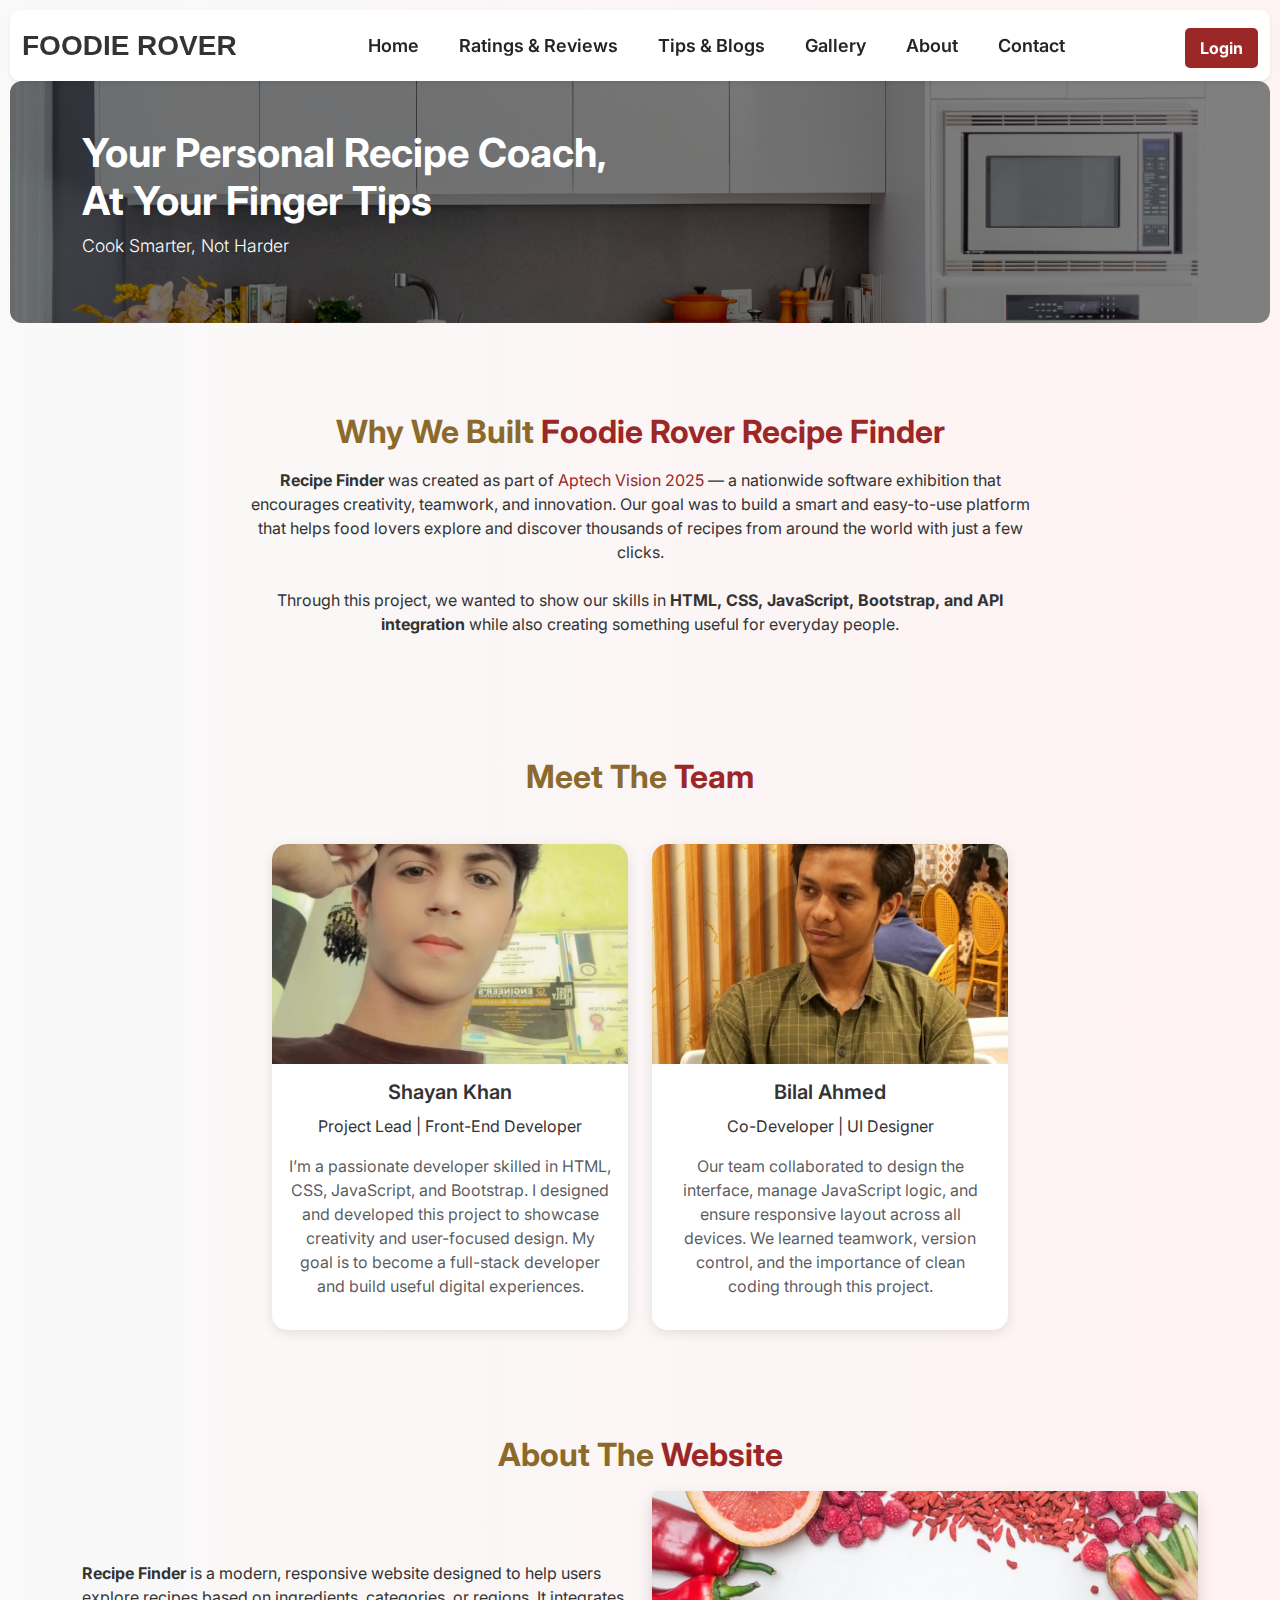
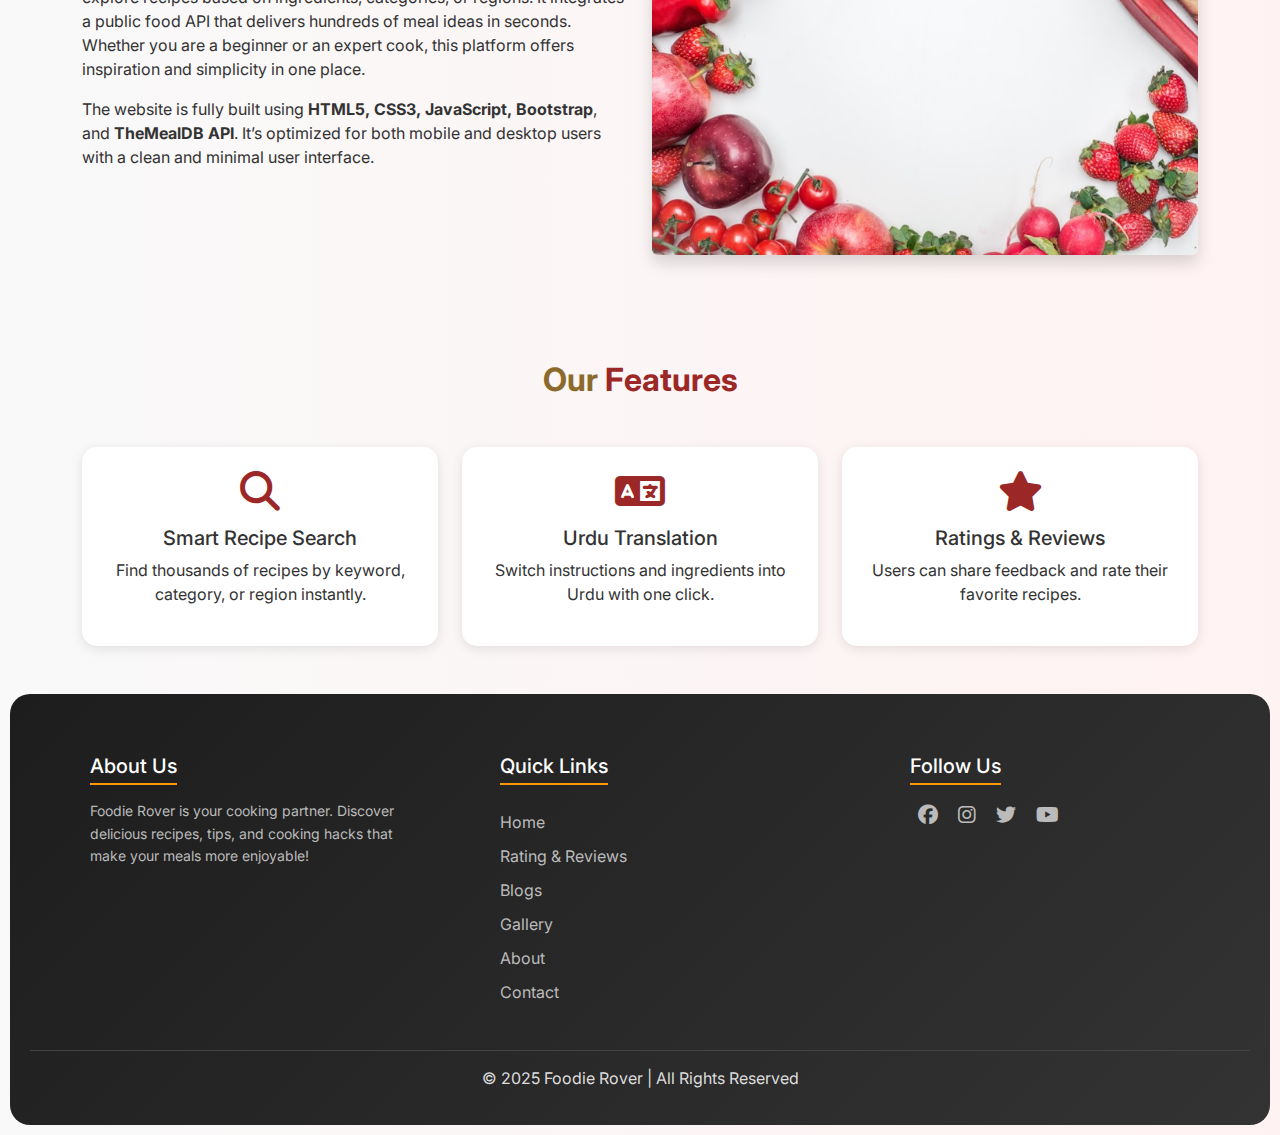
<file: about.html>
<!DOCTYPE html>
<html lang="en">

<head>
  <meta charset="UTF-8" />
  <meta name="viewport" content="width=device-width, initial-scale=1.0" />
  <title>Foodie Rover</title>
  <link href="https://cdn.jsdelivr.net/npm/bootstrap@5.3.0/dist/css/bootstrap.min.css" rel="stylesheet" />
  <link href="https://fonts.googleapis.com/css2?family=Inter:wght@400;600&display=swap" rel="stylesheet">

  <link rel="stylesheet" href="https://cdnjs.cloudflare.com/ajax/libs/font-awesome/6.6.0/css/all.min.css">
  <link rel="icon" type="" sizes="16x16" href="Foodie rover Sk.png">
  <link rel="stylesheet" href="style.css">
  <style>
    
  body {
    font-family: 'Inter', sans-serif;
    background: linear-gradient(to right, #f9f9f9, #fff2f2);
    color: #333;
  }
  .section-title {
    font-weight: 700;
    font-size: 2rem;
    color: #8b6a2c;
    margin-bottom: 1rem;
    text-align: center;
  }
  .highlight {
    color: #9c2727;
  }
  .card {
    border: none;
    border-radius: 15px;
    box-shadow: 0 3px 12px rgba(0,0,0,0.1);
    transition: transform 0.3s ease;
  }
  .card:hover {
    transform: translateY(-8px);
  }
  .team-img {
    width: 100%;
    height: 220px;
    object-fit: cover;
    border-radius: 15px 15px 0 0;
  }
  .feature-icon {
    font-size: 2.5rem;
    color: #9c2727;
    margin-bottom: 15px;
  }
  .navbar .lo-btn {
      background: rgb(156, 39, 39);
      border: none;
      color: white;
      padding: 8px 15px;
      border-radius: 5px;
      cursor: pointer;
      margin-bottom: 5px;
    }

    .navbar .lo-btn:hover {
      background-color: rgb(132, 31, 31);
    }
    input {
      padding: 12px;
      margin: 10px 0;
      border-radius: 6px;
      border: 1px solid #ccc;
    }

    .lo-btn {
      padding: 12px;
      background-color: rgb(156, 39, 39);
      color: white;
      font-weight: bold;
      border: none;
      border-radius: 6px;
      cursor: pointer;
      margin-top: 10px;
    }

    .lo-btn:hover {
      background-color: rgb(132, 31, 31);
      color: white;
    }

  </style>
</head>
<body>
    <!-- NavbAr -->
  <nav class="navbar navbar-expand-lg navbar-light bg-white shadow-sm sticky-top">
    <div class="container-fluid">

      <!-- Logo (Always Left, never collapses) -->
      <a class="navbar-brand fw-bold" href="index.html">FOODIE ROVER</a>

      <!-- Toggler Button (Mobile) -->
      <button class="navbar-toggler" type="button" data-bs-toggle="collapse" data-bs-target="#navMenu"
        aria-controls="navMenu" aria-expanded="false" aria-label="Toggle navigation">
        <span class="navbar-toggler-icon"></span>
      </button>

      <!-- Collapsible Menu -->
      <div class="collapse navbar-collapse" id="navMenu">

        <!-- Links (Center on large, stacked on mobile) -->
        <ul class="navbar-nav mx-auto mb-2 mb-lg-0 gap-lg-4">
          <li class="nav-item">
            <a class="nav-link fw-semibold text-dark" href="index.html">Home</a>
          </li>
          <li class="nav-item">
            <a class="nav-link fw-semibold text-dark" href="reviews.html">Ratings & Reviews</a>
          </li>
          <li class="nav-item">
            <a class="nav-link fw-semibold text-dark" href="Tips and blogs.html">Tips & Blogs</a>
          </li>
          <li class="nav-item">
            <a class="nav-link fw-semibold text-dark" href="gallery.html">Gallery</a>
          </li>
          <li class="nav-item">
            <a class="nav-link fw-semibold text-dark" href="about.html">About</a>
          </li>
          <li class="nav-item">
            <a class="nav-link fw-semibold text-dark" href="contact.html">Contact</a>
          </li>
        </ul>

        <!-- Login Button (Right) -->
        <button id="openLoginPopup" class="btn lo-btn ms-lg-3">Login</button>
        <button id="logoutBtn" class="btn lo-btn" style="display:none;">Logout</button>
      </div>
    </div>
  </nav>

  <section class="hero-section py-5">
    <div class="container">
      <div class="row align-items-center">
        <!-- Left side: Heading -->
        <div class="col-md-12 mb-4 mb-md-0 text-white">
          <h1 class="display-6 fw-bold">Your Personal Recipe Coach,<br>At Your Finger Tips </h1>
          <p class="lead">Cook Smarter, Not Harder</p>
        </div>
      </div>
    </div>
  </section>

<!-- Section 1: Project Purpose -->
<section class="container py-5">
  <h2 class="section-title">Why We Built <span class="highlight">Foodie Rover Recipe Finder</span></h2>
  <p class="text-center mx-auto" style="max-width: 800px;">
    <strong>Recipe Finder</strong> was created as part of <span class="highlight">Aptech Vision 2025</span> — 
    a nationwide software exhibition that encourages creativity, teamwork, and innovation. 
    Our goal was to build a smart and easy-to-use platform that helps food lovers explore 
    and discover thousands of recipes from around the world with just a few clicks.  
    <br><br>
    Through this project, we wanted to show our skills in <strong>HTML, CSS, JavaScript, Bootstrap, and API integration</strong> 
    while also creating something useful for everyday people.
  </p>
</section>

<!-- Section 2: About the Team -->
<section class="container py-5">
  <h2 class="section-title">Meet The <span class="highlight">Team</span></h2>
  <div class="row justify-content-center mt-4 g-4">

    <div class="col-md-4">
      <div class="card h-100 text-center">
        <img src="shayan.jpeg" class="team-img" alt="Team Member">
        <div class="card-body">
          <h5 class="card-title">Shayan Khan</h5>
          <p class="card-text">Project Lead | Front-End Developer</p>
          <p class="text-muted">I’m a passionate developer skilled in HTML, CSS, JavaScript, and Bootstrap. 
            I designed and developed this project to showcase creativity and user-focused design. 
            My goal is to become a full-stack developer and build useful digital experiences.</p>
        </div>
      </div>
    </div>

    <div class="col-md-4">
      <div class="card h-100 text-center">
        <img src="bilal.jpeg" class="team-img" alt="Team Member">
        <div class="card-body">
          <h5 class="card-title">Bilal Ahmed</h5>
          <p class="card-text">Co-Developer | UI Designer</p>
          <p class="text-muted">Our team collaborated to design the interface, manage JavaScript logic, 
            and ensure responsive layout across all devices. We learned teamwork, version control, 
            and the importance of clean coding through this project.</p>
        </div>
      </div>
    </div>

  </div>
</section>

<!-- Section 3: About the Website -->
<section class="container py-5">
  <h2 class="section-title">About The <span class="highlight">Website</span></h2>
  <div class="row align-items-center">
    <div class="col-md-6">
      <p>
        <strong>Recipe Finder</strong> is a modern, responsive website designed to help users explore recipes 
        based on ingredients, categories, or regions. It integrates a public food API that delivers 
        hundreds of meal ideas in seconds. Whether you are a beginner or an expert cook, 
        this platform offers inspiration and simplicity in one place.
      </p>
      <p>
        The website is fully built using <strong>HTML5, CSS3, JavaScript, Bootstrap</strong>, and <strong>TheMealDB API</strong>. 
        It’s optimized for both mobile and desktop users with a clean and minimal user interface.
      </p>
    </div>
    <div class="col-md-6 text-center">
      <img src="about Website.jpg" 
           alt="Website Preview" class="img-fluid rounded shadow">
    </div>
  </div>
</section>

<!-- Section 4: Features -->
<section class="container py-5">
  <h2 class="section-title">Our <span class="highlight">Features</span></h2>
  <div class="row text-center g-4 mt-4">
    <div class="col-md-4">
      <div class="card p-4">
        <i class="fa-solid fa-magnifying-glass feature-icon"></i>
        <h5>Smart Recipe Search</h5>
        <p>Find thousands of recipes by keyword, category, or region instantly.</p>
      </div>
    </div>
    <div class="col-md-4">
      <div class="card p-4">
        <i class="fa-solid fa-language feature-icon"></i>
        <h5>Urdu Translation</h5>
        <p>Switch instructions and ingredients into Urdu with one click.</p>
      </div>
    </div>
    <div class="col-md-4">
      <div class="card p-4">
        <i class="fa-solid fa-star feature-icon"></i>
        <h5>Ratings & Reviews</h5>
        <p>Users can share feedback and rate their favorite recipes.</p>
      </div>
    </div>
  </div>
</section>

<!--  Popup Overlay -->
<div class="popup-overlay" id="loginPopupOverlay">
  <div class="popup-content">
    <div class="form-container" id="formContainer">

      <!--  Login Form -->
      <div class="form login-form">
        <h2>Foodie Rover</h2>
        <h3>Login</h3>
        <input type="email" placeholder="Email" id="loginEmail" required />
        <input type="password" placeholder="Password" id="loginPassword" required />
        <a href="#" class="forgot">Forgot password?</a>
        <button id="loginSubmit" class="lo-btn">Login</button>
        <p>Don't have an account? <a href="#" onclick="showSignUp()">Sign up</a></p>
      </div>

      <!--  Signup Form -->
      <div class="form signup-form">
        <h2>Foodie Rover</h2>
        <h3>Sign Up</h3>
        <input type="text" placeholder="Full Name" required />
        <input type="email" placeholder="Email" required />
        <input type="password" placeholder="Password" required />
        <input type="password" placeholder="Confirm Password" required />
        <button class="lo-btn">Create Account</button>
        <p>Already have an account? <a href="#" onclick="showLogin()">Login</a></p>
      </div>

    </div>
  </div>
</div>

<!--  Success Popup -->
<div class="success-popup" id="successPopup">
  <div class="success-box">
    <h3>Login Successful!</h3>
  </div>
</div>
  <!-- Invalid Popup -->
<div class="invalid-popup" id="invalidPopup">
<div class="invalid-box">
  <h3>Invalid Email or Password!</h3>
</div>
</div>

    <!-- Footer -->
    <div class="body-footer">
      <footer>
        <div class="footer-container">
          <div class="footer-col">
            <h3>About Us</h3>
            <p>Foodie Rover is your cooking partner. Discover delicious recipes, tips, and cooking hacks that make your
              meals more enjoyable!</p>
          </div>
  
  
          <div class="footer-col">
            <h3>Quick Links</h3>
            <ul>
              <li><a href="index.html">Home</a></li>
              <li><a href="reviews.html">Rating & Reviews</a></li>
              <li><a href="Tips and blogs.html">Blogs</a></li>
              <li><a href="gallery.html">Gallery</a></li>
              <li><a href="about.html">About</a></li>
              <li><a href="contact.html">Contact</a></li>
            </ul>
          </div>
  
  
          <div class="footer-col">
            <h3>Follow Us</h3>
            <div class="social-links">
              <a href="#"><i class="fab fa-facebook"></i></a>
              <a href="#"><i class="fab fa-instagram"></i></a>
              <a href="#"><i class="fab fa-twitter"></i></a>
              <a href="#"><i class="fab fa-youtube"></i></a>
            </div>
          </div>
        </div>
  
  
        <div class="footer-bottom">
          © 2025 Foodie Rover | All Rights Reserved
        </div>
      </footer>
    </div>

    
   <!-- Scripts -->
   <script src="https://code.jquery.com/jquery-3.6.0.min.js"></script>
   <script src="https://cdn.jsdelivr.net/npm/bootstrap@5.3.0/dist/js/bootstrap.bundle.min.js"></script>
   <script>
   // =================== NAVBAR LOGO ===================
   const navMenu = document.getElementById('navMenu');
   const logo = document.querySelector('.navbar-brand');
   
   navMenu.addEventListener('show.bs.collapse', () => logo.style.display = 'none');
   navMenu.addEventListener('hide.bs.collapse', () => logo.style.display = 'block');
   
   // =================== DEMO LOGIN ===================
   const savedEmail = "test@example.com";
   const savedPassword = "12345";
   
   // Toggle to Signup
   function showSignUp() {
     document.getElementById("loginPopupOverlay").classList.add("signup-mode");
   }
   
   // Toggle to Login
   function showLogin() {
     document.getElementById("loginPopupOverlay").classList.remove("signup-mode");
   }
   
   // Check if user is logged in
   function isUserLoggedIn() {
     return localStorage.getItem("isLoggedIn") === "true";
   }
   
   // Show login required popup
   function showLoginRequiredPopup() {
     const popup = document.createElement("div");
     popup.textContent = "Please login to perform this action!";
     Object.assign(popup.style, {
       position: "fixed",
       top: "40%",
       left: "50%",
       transform: "translate(-50%, -50%)",
       background: "#fff",
       color: "#a12727",
       border: "2px solid #a12727",
       padding: "15px 30px",
       borderRadius: "10px",
       fontWeight: "600",
       zIndex: "9999",
       boxShadow: "0 4px 15px rgba(0,0,0,0.2)",
     });
     document.body.appendChild(popup);
     setTimeout(() => popup.remove(), 2000);
   }
   
   // =================== LOGIN & LOGOUT ===================
   document.addEventListener("DOMContentLoaded", () => {
     const loginPopup = document.getElementById("loginPopupOverlay");
     const openBtn = document.getElementById("openLoginPopup");
     const loginBtn = document.getElementById("loginSubmit");
     const logoutBtn = document.getElementById("logoutBtn");
   
     // Show correct buttons based on login state
     if (isUserLoggedIn()) {
       logoutBtn.style.display = "inline-block";
       openBtn.style.display = "none";
     } else {
       logoutBtn.style.display = "none";
       openBtn.style.display = "inline-block";
     }
   
     // Open login popup
     openBtn.addEventListener("click", () => loginPopup.style.display = "flex");
   
     // Close popup on background click
     loginPopup.addEventListener("click", e => {
       if (e.target.id === "loginPopupOverlay") loginPopup.style.display = "none";
     });
   
     // Login logic
     loginBtn.addEventListener("click", e => {
       e.preventDefault();
       const email = document.getElementById("loginEmail").value;
       const password = document.getElementById("loginPassword").value;
   
       if (email === savedEmail && password === savedPassword) {
         localStorage.setItem("isLoggedIn", "true");
         showSuccessPopup();
         logoutBtn.style.display = "inline-block";
         openBtn.style.display = "none";
       } else {
         showInvalidPopup();
       }
     });
   
     // Logout logic
     logoutBtn.addEventListener("click", () => {
       localStorage.removeItem("isLoggedIn");
       logoutBtn.style.display = "none";
       openBtn.style.display = "inline-block";
   
       const popup = document.createElement("div");
       popup.textContent = "Logged out successfully!";
       Object.assign(popup.style, {
         position: "fixed",
         top: "40%",
         left: "50%",
         transform: "translate(-50%, -50%)",
         background: "#fff",
         border: "2px solid #a12727",
         padding: "15px 30px",
         borderRadius: "10px",
         color: "#a12727",
         fontWeight: "600",
         zIndex: "9999",
         boxShadow: "0 4px 15px rgba(0,0,0,0.2)"
       });
       document.body.appendChild(popup);
       setTimeout(() => popup.remove(), 2000);
     });
   });
   
   // =================== POPUP MESSAGE ===================
   function showSuccessPopup() {
     const successPopup = document.getElementById("successPopup");
     const overlay = document.getElementById("loginPopupOverlay");
     successPopup.style.display = "block";
     setTimeout(() => {
       successPopup.style.display = "none";
       overlay.style.display = "none";
     }, 2000);
   }
   
   function showInvalidPopup() {
     const invalidPopup = document.getElementById("invalidPopup");
     invalidPopup.style.display = "block";
     setTimeout(() => (invalidPopup.style.display = "none"), 2000);
   }
   
   // =================== ABOUT PAGE ACTION RESTRICTION ===================
   // Example: restrict all buttons with class "restricted-btn"
   const restrictedBtns = document.querySelectorAll(".restricted-btn");
   restrictedBtns.forEach(btn => {
     btn.addEventListener("click", e => {
       if (!isUserLoggedIn()) {
         showLoginRequiredPopup();
         e.preventDefault();
       }
     });
   });
    </script>
</body>

</html>
</file>
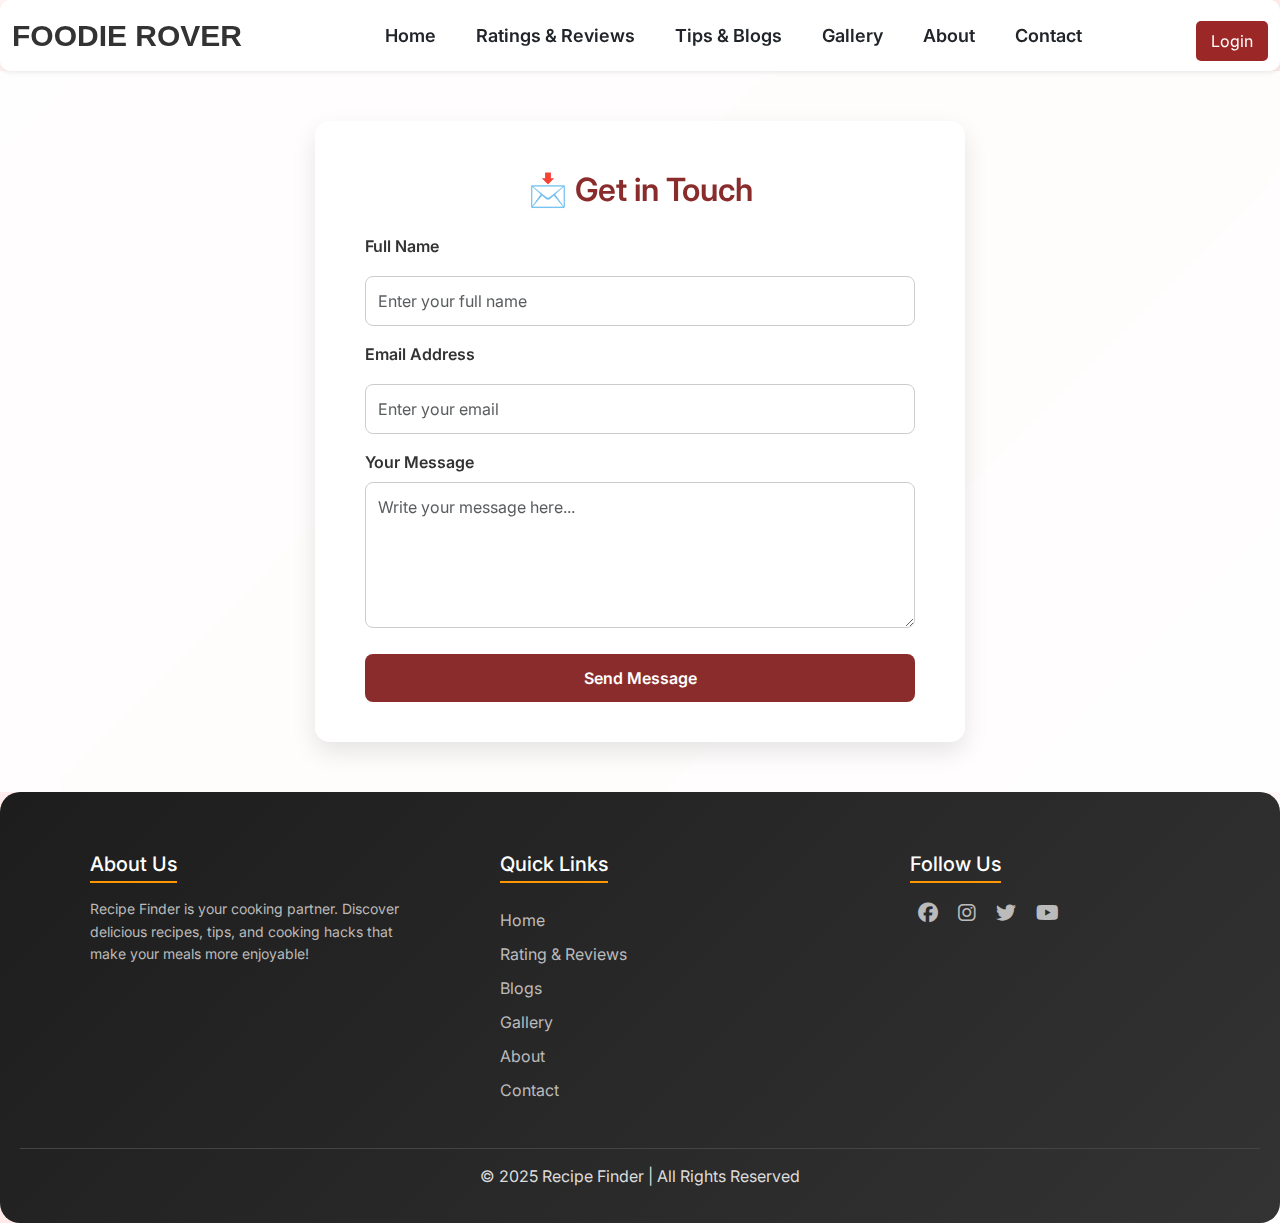
<file: contact.html>
<!DOCTYPE html>
<html lang="en">

<head>
  <meta charset="UTF-8" />
  <meta name="viewport" content="width=device-width, initial-scale=1.0" />
  <title>Recipe Finder</title>
  <link href="https://cdn.jsdelivr.net/npm/bootstrap@5.3.0/dist/css/bootstrap.min.css" rel="stylesheet" />
  <link href="https://fonts.googleapis.com/css2?family=Inter:wght@400;600&display=swap" rel="stylesheet">

  <link rel="stylesheet" href="https://cdnjs.cloudflare.com/ajax/libs/font-awesome/6.6.0/css/all.min.css">
  <link rel="icon" type="" sizes="16x16" href="Foodie rover Sk.png">
  <link rel="stylesheet" href="style.css">
  <style>
    body {
      background: linear-gradient(135deg, #fff4f4, #ffe9e9, #fff);
      font-family: 'Inter', sans-serif;
      margin: 0;
      padding: 0;
      display: flex;
      flex-direction: column;
      min-height: 100vh;
    }

    .navbar-brand {
      font-size: 30px;
      color: var(--text) !important;
      font-family: Arial, Helvetica, sans-serif;
      font-weight: bold;
    }
    main {
      flex: 1;
      display: flex;
      justify-content: center;
      align-items: center;
      padding: 50px 20px;
      background: url('https://images.unsplash.com/photo-1517248135467-4c7edcad34c4?auto=format&fit=crop&w=1400&q=80') no-repeat center center/cover;
      position: relative;
    }

    main::before {
      content: "";
      position: absolute;
      inset: 0;
      background: rgba(255, 255, 255, 0.85);
      backdrop-filter: blur(4px);
    }

    .contact-form-container {
      position: relative;
      background: rgba(255, 255, 255, 0.95);
      border-radius: 15px;
      padding: 40px 50px;
      max-width: 650px;
      width: 100%;
      box-shadow: 0 10px 25px rgba(0, 0, 0, 0.1);
      animation: fadeIn 0.8s ease;
      z-index: 2;
    }

    @keyframes fadeIn {
      from {
        opacity: 0;
        transform: translateY(30px);
      }

      to {
        opacity: 1;
        transform: translateY(0);
      }
    }

    .contact-form-container h2 {
      font-weight: 600;
      color: #8b2c2c;
      margin-bottom: 25px;
      text-align: center;
    }

    .form-control {
      border: 1px solid #ccc;
      border-radius: 8px;
      padding: 12px;
      transition: all 0.3s ease;
    }

    .form-control:focus {
      border-color: #8b2c2c;
      box-shadow: 0 0 5px rgba(139, 44, 44, 0.3);
    }

    .btn-primary {
      background-color: #8b2c2c;
      border: none;
      padding: 12px;
      font-weight: 600;
      border-radius: 8px;
      transition: background-color 0.3s ease;
    }

    .btn-primary:hover {
      background-color: #701f1f;
    }

    /*  Success Popup */
    .success-popup {
      position: fixed;
      top: 30%;
      left: 50%;
      transform: translate(-50%, -50%);
      display: none;
      z-index: 1000;
    }

    .success-popup.show {
      display: block;
      opacity: 1;
      transform: translate(-50%, -50%) scale(1);
    }

    .navbar .lo-btn {
      background: rgb(156, 39, 39);
      border: none;
      color: white;
      padding: 8px 15px;
      border-radius: 5px;
      cursor: pointer;
    }

    .navbar .lo-btn:hover {
      background-color: rgb(132, 31, 31);
    }

    footer {
      background: linear-gradient(135deg, #1d1d1d, #333);
      margin-top: auto;
    }

    @media (max-width: 768px) {
      .contact-form-container {
        padding: 30px;
      }
    }
  </style>
</head>

<body>

  <!-- Navbar -->
  <nav class="navbar navbar-expand-lg navbar-light bg-white shadow-sm sticky-top">
    <div class="container-fluid">
      <a class="navbar-brand fw-bold" href="index.html">FOODIE ROVER</a>
      <button class="navbar-toggler" type="button" data-bs-toggle="collapse" data-bs-target="#navMenu"
        aria-controls="navMenu" aria-expanded="false" aria-label="Toggle navigation">
        <span class="navbar-toggler-icon"></span>
      </button>

      <div class="collapse navbar-collapse" id="navMenu">
        <ul class="navbar-nav mx-auto mb-2 mb-lg-0 gap-lg-4">
          <li class="nav-item">
            <a class="nav-link fw-semibold text-dark" href="index.html">Home</a>
          </li>
          <li class="nav-item">
            <a class="nav-link fw-semibold text-dark" href="reviews.html">Ratings & Reviews</a>
          </li>
          <li class="nav-item">
            <a class="nav-link fw-semibold text-dark" href="Tips and blogs.html">Tips & Blogs</a>
          </li>
          <li class="nav-item">
            <a class="nav-link fw-semibold text-dark" href="gallery.html">Gallery</a>
          </li>
          <li class="nav-item">
            <a class="nav-link fw-semibold text-dark" href="about.html">About</a>
          </li>
          <li class="nav-item">
            <a class="nav-link fw-semibold text-dark" href="contact.html">Contact</a>
          </li>
        </ul>
        <button id="openLoginPopup" class="btn lo-btn">Login</button>
      </div>
    </div>
  </nav>

  <!-- Contact Form -->
  <main>
    <div class="contact-form-container">
      <h2>📩 Get in Touch</h2>
      <form id="contactForm">
        <div class="mb-3">
          <label for="name" class="form-label fw-semibold">Full Name</label>
          <input type="text" class="form-control" id="name" placeholder="Enter your full name" required>
        </div>
        <div class="mb-3">
          <label for="email" class="form-label fw-semibold">Email Address</label>
          <input type="email" class="form-control" id="email" placeholder="Enter your email" required>
        </div>
        <div class="mb-3">
          <label for="message" class="form-label fw-semibold">Your Message</label>
          <textarea class="form-control" id="message" rows="5" placeholder="Write your message here..."
            required></textarea>
        </div>
        <button type="submit" class="btn btn-primary w-100">Send Message</button>
      </form>
    </div>
  </main>

  <!--  Success Popup -->
  <div class="success-popup" id="contactSuccessPopup">
    Message Sent Successfully!
  </div>


  <!--  Popup Overlay -->
  <div class="popup-overlay" id="loginPopupOverlay">
    <div class="popup-content">
      <div class="form-container" id="formContainer">

        <!--  Login Form -->
        <div class="form login-form">
          <h2>Recipes Finder</h2>
          <h3>Login</h3>
          <input type="email" placeholder="Email" id="loginEmail" required />
          <input type="password" placeholder="Password" id="loginPassword" required />
          <a href="#" class="forgot">Forgot password?</a>
          <button id="loginSubmit" class="lo-btn">Login</button>
          <p>Don't have an account? <a href="#" onclick="showSignUp()">Sign up</a></p>
        </div>

        <!--  Signup Form -->
        <div class="form signup-form">
          <h2>Recipes Finder</h2>
          <h3>Sign Up</h3>
          <input type="text" placeholder="Full Name" required />
          <input type="email" placeholder="Email" required />
          <input type="password" placeholder="Password" required />
          <input type="password" placeholder="Confirm Password" required />
          <button class="lo-btn">Create Account</button>
          <p>Already have an account? <a href="#" onclick="showLogin()">Login</a></p>
        </div>

      </div>
    </div>
  </div>

  <!--  Success Popup -->
  <div class="success-popup" id="successPopup">
    <div class="success-box">
      <h3>Login Successful!</h3>
    </div>
  </div>
  <!-- Invalid Popup -->
  <div class="invalid-popup" id="invalidPopup">
    <div class="invalid-box">
      <h3>Invalid Email or Password!</h3>
    </div>
  </div>

  <!-- Footer -->
  <div class="body-footer">
    <footer>
      <div class="footer-container">
        <div class="footer-col">
          <h3>About Us</h3>
          <p>Recipe Finder is your cooking partner. Discover delicious recipes, tips, and cooking hacks that make your
            meals more enjoyable!</p>
        </div>


        <div class="footer-col">
          <h3>Quick Links</h3>
          <ul>
            <li><a href="index.html">Home</a></li>
            <li><a href="reviews.html">Rating & Reviews</a></li>
            <li><a href="Tips and blogs.html">Blogs</a></li>
            <li><a href="gallery.html">Gallery</a></li>
            <li><a href="about.html">About</a></li>
            <li><a href="contact.html">Contact</a></li>
          </ul>
        </div>


        <div class="footer-col">
          <h3>Follow Us</h3>
          <div class="social-links">
            <a href="#"><i class="fab fa-facebook"></i></a>
            <a href="#"><i class="fab fa-instagram"></i></a>
            <a href="#"><i class="fab fa-twitter"></i></a>
            <a href="#"><i class="fab fa-youtube"></i></a>
          </div>
        </div>
      </div>


      <div class="footer-bottom">
        © 2025 Recipe Finder | All Rights Reserved
      </div>
    </footer>
  </div>

  <!-- Scripts -->
  <script src="https://cdn.jsdelivr.net/npm/bootstrap@5.3.8/dist/js/bootstrap.bundle.min.js"
    integrity="sha384-FKyoEForCGlyvwx9Hj09JcYn3nv7wiPVlz7YYwJrWVcXK/BmnVDxM+D2scQbITxI"
    crossorigin="anonymous"></script>
  <script src="https://code.jquery.com/jquery-3.6.4.min.js"></script>
  <script>

    // =================== NAVBAR LOGO ===================
    const navMenu = document.getElementById('navMenu');
    const logo = document.querySelector('.navbar-brand');

    navMenu.addEventListener('show.bs.collapse', () => logo.style.display = 'none');
    navMenu.addEventListener('hide.bs.collapse', () => logo.style.display = 'block');

    // =================== DEMO LOGIN ===================
    const savedEmail = "test@example.com";
    const savedPassword = "12345";

    // Toggle to Signup
    function showSignUp() {
      document.getElementById("loginPopupOverlay").classList.add("signup-mode");
    }

    // Toggle to Login
    function showLogin() {
      document.getElementById("loginPopupOverlay").classList.remove("signup-mode");
    }

    // Check if user is logged in
    function isUserLoggedIn() {
      return localStorage.getItem("isLoggedIn") === "true";
    }

    // =================== LOGIN & LOGOUT ===================
    document.addEventListener("DOMContentLoaded", () => {
      const loginPopup = document.getElementById("loginPopupOverlay");
      const openBtn = document.getElementById("openLoginPopup");
      const loginBtn = document.getElementById("loginSubmit");

      // Create Logout Button dynamically
      const logoutBtn = document.createElement("button");
      logoutBtn.textContent = "Logout";
      logoutBtn.id = "logoutBtn";
      logoutBtn.className = "btn lo-btn ms-2";
      openBtn.parentNode.appendChild(logoutBtn);

      // Show correct button based on login state
      if (isUserLoggedIn()) {
        logoutBtn.style.display = "inline-block";
        openBtn.style.display = "none";
      } else {
        logoutBtn.style.display = "none";
        openBtn.style.display = "inline-block";
      }

      // Open login popup
      openBtn.addEventListener("click", () => loginPopup.style.display = "flex");

      // Close popup when clicking outside the box
      loginPopup.addEventListener("click", (e) => {
        if (e.target.id === "loginPopupOverlay") loginPopup.style.display = "none";
      });

      // Login logic
      loginBtn.addEventListener("click", (e) => {
        e.preventDefault();
        const email = document.getElementById("loginEmail").value;
        const password = document.getElementById("loginPassword").value;

        if (email === savedEmail && password === savedPassword) {
          localStorage.setItem("isLoggedIn", "true");
          showSuccessPopup();
          logoutBtn.style.display = "inline-block";
          openBtn.style.display = "none";
        } else {
          showInvalidPopup();
        }
      });

      // Logout logic
      logoutBtn.addEventListener("click", () => {
        localStorage.removeItem("isLoggedIn");
        logoutBtn.style.display = "none";
        openBtn.style.display = "inline-block";

        const popup = document.createElement("div");
        popup.textContent = "Logged out successfully!";
        Object.assign(popup.style, {
          position: "fixed",
          top: "40%",
          left: "50%",
          transform: "translate(-50%, -50%)",
          background: "#fff",
          border: "2px solid #a12727",
          padding: "15px 30px",
          borderRadius: "10px",
          color: "#a12727",
          fontWeight: "600",
          zIndex: "9999",
          boxShadow: "0 4px 15px rgba(0,0,0,0.2)"
        });
        document.body.appendChild(popup);
        setTimeout(() => popup.remove(), 2000);
      });
    });

    // =================== POPUP MESSAGE ===================
    function showSuccessPopup() {
      const successPopup = document.getElementById("successPopup");
      const overlay = document.getElementById("loginPopupOverlay");

      successPopup.classList.add("show");
      successPopup.style.display = "block";

      setTimeout(() => {
        successPopup.classList.remove("show");
        setTimeout(() => {
          successPopup.style.display = "none";
          overlay.style.display = "none";
        }, 300);
      }, 2000);
    }


    function showInvalidPopup() {
      const invalidPopup = document.getElementById("invalidPopup");
      invalidPopup.style.display = "block";
      setTimeout(() => (invalidPopup.style.display = "none"), 2000);
    }

    // =================== CONTACT FORM SUCCESS POPUP ===================
    $(function () {
      $('#contactForm').on('submit', function (e) {
        e.preventDefault();

        const $popup = $('#contactSuccessPopup');
        $popup.addClass('show').show();

        setTimeout(() => {
          $popup.removeClass('show');
          setTimeout(() => $popup.hide(), 300);
        }, 2500);

        this.reset();
      });
    });


  </script>

</body>

</html>
</file>
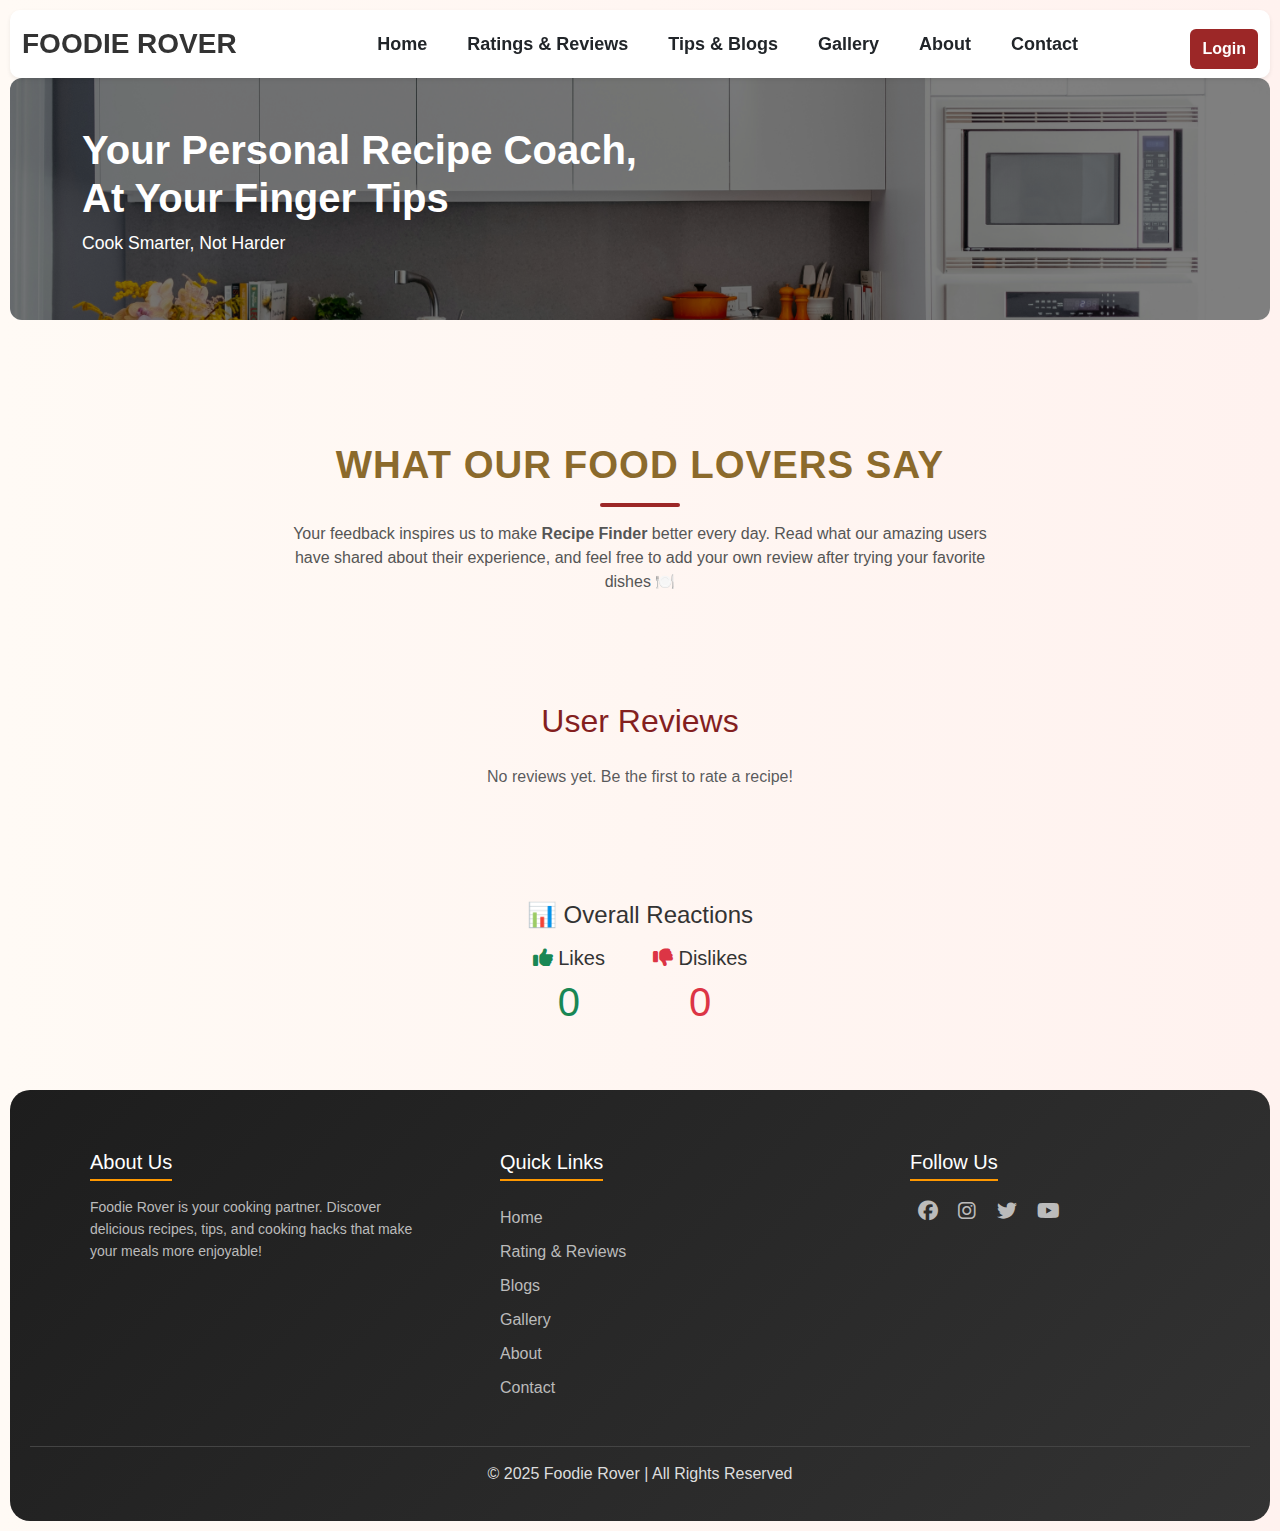
<file: reviews.html>
<!DOCTYPE html>
<html lang="en">

<head>
  <meta charset="UTF-8" />
  <meta name="viewport" content="width=device-width, initial-scale=1.0" />
  <title>User Reviews & Poll | Foodie Rover</title>
  <link rel="icon" type="" sizes="16x16" href="Foodie rover Sk.png">
  <link rel="stylesheet" href="style.css">
  <link rel="stylesheet" href="https://cdnjs.cloudflare.com/ajax/libs/font-awesome/6.6.0/css/all.min.css">
  <link rel="stylesheet" href="https://cdn.jsdelivr.net/npm/bootstrap@5.3.2/dist/css/bootstrap.min.css" />
</head>

<body>
  <style>
    body {
      font-family: 'Inter', sans-serif;
      background: linear-gradient(to right, #fffaf5, #fff2ef);
      color: #333;
      margin: 10px;
    }

    /* Header Section */
    .reviews-header {
      text-align: center;
      padding: 80px 20px 50px;
    }
    .reviews-header h2 {
      font-size: 2.4rem;
      font-weight: 700;
      color: #8b6a2c;
      text-transform: uppercase;
      letter-spacing: 1px;
    }
    .reviews-header p {
      font-size: 1rem;
      color: #555;
      max-width: 700px;
      margin: 15px auto 0;
    }
    .divider {
      width: 80px;
      height: 4px;
      background: #9c2727;
      margin: 15px auto 0;
      border-radius: 5px;
    }

    /* Review Cards */
    .card {
      border: none;
      border-radius: 15px;
      box-shadow: 0 3px 10px rgba(0, 0, 0, 0.1);
      transition: transform 0.3s ease;
    }
    .card:hover {
      transform: translateY(-5px);
    }
    .card .card-body {
      position: relative;
    }
    .card .fa-star {
      color: #f4b400;
    }
    .card-footer {
      background: #fffaf0;
    }
    
.navbar-brand {
  font-size: 28px;
  color: var(--text) !important;
  font-family: Arial, Helvetica, sans-serif;
  font-weight: bold;
  margin-right: 28px;
  flex-shrink: 0;
}

    input {
      padding: 12px;
      margin: 10px 0;
      border-radius: 6px;
      border: 1px solid #ccc;
    }

    .lo-btn {
      padding: 8px 12px;
      background-color: rgb(156, 39, 39);
      color: white;
      font-weight: bold;
      border: none;
      border-radius: 6px;
      cursor: pointer;
      margin-top: 10px;
    }

    .lo-btn:hover {
      background-color: rgb(132, 31, 31);
      color: white;
    }

    h2,
    h3 {
      text-align: center;
      margin: 10px 0;
    }

    h2 {
      color: rgb(132, 31, 31);
    }


    a {
      color: rgb(156, 39, 39);
      text-decoration: none;
      cursor: pointer;
    }

    @media (max-width: 991px) {
      .navbar-brand {
        position: absolute;
        left: 50%;
        transform: translateX(-50%);
      }
    }
  </style>
  <!-- NavbAr -->
  <nav class="navbar navbar-expand-lg navbar-light bg-white shadow-sm sticky-top">
    <div class="container-fluid">

      <!-- Logo (Always Left, never collapses) -->
      <a class="navbar-brand fw-bold" href="index.html">FOODIE ROVER</a>

      <!-- Toggler Button (Mobile) -->
      <button class="navbar-toggler" type="button" data-bs-toggle="collapse" data-bs-target="#navMenu"
        aria-controls="navMenu" aria-expanded="false" aria-label="Toggle navigation">
        <span class="navbar-toggler-icon"></span>
      </button>

      <!-- Collapsible Menu -->
      <div class="collapse navbar-collapse" id="navMenu">

        <!-- Links (Center on large, stacked on mobile) -->
        <ul class="navbar-nav mx-auto mb-2 mb-lg-0 gap-lg-4">
          <li class="nav-item">
            <a class="nav-link fw-semibold text-dark" href="index.html">Home</a>
          </li>
          <li class="nav-item">
            <a class="nav-link fw-semibold text-dark" href="reviews.html">Ratings & Reviews</a>
          </li>
          <li class="nav-item">
            <a class="nav-link fw-semibold text-dark" href="Tips and blogs.html">Tips & Blogs</a>
          </li>
          <li class="nav-item">
            <a class="nav-link fw-semibold text-dark" href="gallery.html">Gallery</a>
          </li>
          <li class="nav-item">
            <a class="nav-link fw-semibold text-dark" href="about.html">About</a>
          </li>
          <li class="nav-item">
            <a class="nav-link fw-semibold text-dark" href="contact.html">Contact</a>
          </li>
        </ul>

        <!-- Login Button (Right) -->
        <button id="openLoginPopup" class="btn lo-btn">Login</button>
<button id="logoutBtn" class="btn lo-btn" style="display:none;">Logout</button>
      </div>
    </div>
  </nav>

  <section class="hero-section py-5">
    <div class="container">
      <div class="row align-items-center">
        <!-- Left side: Heading -->
        <div class="col-md-12 mb-4 mb-md-0 text-white">
          <h1 class="display-6 fw-bold">Your Personal Recipe Coach,<br>At Your Finger Tips </h1>
          <p class="lead">Cook Smarter, Not Harder</p>
        </div>
      </div>
    </div>
  </section>

<!-- Header Section -->
<section class="reviews-header">
  <h2>What Our Food Lovers Say</h2>
  <div class="divider"></div>
  <p>
    Your feedback inspires us to make <strong>Recipe Finder</strong> better every day.  
    Read what our amazing users have shared about their experience,  
    and feel free to add your own review after trying your favorite dishes 🍽️
  </p>
</section>
    <section class="container py-5">
      <h2 class="text-center mb-4">User Reviews</h2>
      <div id="reviewsContainer" class="row g-4"></div>
    </section>   

  <!--  Total Likes & Dislikes -->
  <section class="container my-5 text-center">
    <h4>📊 Overall Reactions</h4>
    <div class="d-flex justify-content-center gap-5 mt-3">
      <div>
        <h5><i class="fa-solid fa-thumbs-up text-success"></i> Likes</h5>
        <p id="totalLikes" class="display-6 text-success">128</p>
      </div>
      <div>
        <h5><i class="fa-solid fa-thumbs-down text-danger"></i> Dislikes</h5>
        <p id="totalDislikes" class="display-6 text-danger">12</p>
      </div>
    </div>
  </section>

  </section>



  <!--  Popup Overlay -->
  <div class="popup-overlay" id="loginPopupOverlay">
    <div class="popup-content">
      <div class="form-container" id="formContainer">

        <!--  Login Form -->
        <div class="form login-form">
          <h2>Foodie Rover</h2>
          <h3>Login</h3>
          <input type="email" placeholder="Email" id="loginEmail" required />
          <input type="password" placeholder="Password" id="loginPassword" required />
          <a href="#" class="forgot">Forgot password?</a>
          <button id="loginSubmit" class="lo-btn">Login</button>
          <p>Don't have an account? <a href="#" onclick="showSignUp()">Sign up</a></p>
        </div>

        <!--  Signup Form -->
        <div class="form signup-form">
          <h2>Foodie Rover</h2>
          <h3>Sign Up</h3>
          <input type="text" placeholder="Full Name" required />
          <input type="email" placeholder="Email" required />
          <input type="password" placeholder="Password" required />
          <input type="password" placeholder="Confirm Password" required />
          <button class="lo-btn">Create Account</button>
          <p>Already have an account? <a href="#" onclick="showLogin()">Login</a></p>
        </div>

      </div>
    </div>
  </div>

  <!--  Success Popup -->
  <div class="success-popup" id="successPopup">
    <div class="success-box">
      <h3>Login Successful!</h3>
    </div>
  </div>

    <!-- Invalid Popup -->
<div class="invalid-popup" id="invalidPopup">
  <div class="invalid-box">
    <h3>Invalid Email or Password!</h3>
  </div>
</div>

  <div class="body-footer">
    <footer>
      <div class="footer-container">
        <div class="footer-col">
          <h3>About Us</h3>
          <p>Foodie Rover is your cooking partner. Discover delicious recipes, tips, and cooking hacks that make your
            meals more enjoyable!</p>
        </div>


        <div class="footer-col">
          <h3>Quick Links</h3>
          <ul>
            <li><a href="index.html">Home</a></li>
            <li><a href="reviews.html">Rating & Reviews</a></li>
            <li><a href="Tips and blogs.html">Blogs</a></li>
            <li><a href="gallery.html">Gallery</a></li>
            <li><a href="about.html">About</a></li>
            <li><a href="contact.html">Contact</a></li>
          </ul>
        </div>


        <div class="footer-col">
          <h3>Follow Us</h3>
          <div class="social-links">
            <a href="#"><i class="fab fa-facebook"></i></a>
            <a href="#"><i class="fab fa-instagram"></i></a>
            <a href="#"><i class="fab fa-twitter"></i></a>
            <a href="#"><i class="fab fa-youtube"></i></a>
          </div>
        </div>
      </div>


      <div class="footer-bottom">
        © 2025 Foodie Rover | All Rights Reserved
      </div>
    </footer>
  </div>

  <!--  Scripts -->
  <script src="https://cdn.jsdelivr.net/npm/bootstrap@5.3.8/dist/js/bootstrap.bundle.min.js"
    integrity="sha384-FKyoEForCGlyvwx9Hj09JcYn3nv7wiPVlz7YYwJrWVcXK/BmnVDxM+D2scQbITxI"
    crossorigin="anonymous"></script>
  <script src="https://code.jquery.com/jquery-3.6.4.min.js"></script>

  <script>
    // =================== NAVBAR LOGO ===================
    const navMenu = document.getElementById('navMenu');
    const logo = document.querySelector('.navbar-brand');
    navMenu.addEventListener('show.bs.collapse', () => (logo.style.display = 'none'));
    navMenu.addEventListener('hide.bs.collapse', () => (logo.style.display = 'block'));
  
    // =================== LOGIN STATUS HELPER ===================
    function isUserLoggedIn() {
      return localStorage.getItem("isLoggedIn") === "true";
    }
  
    // =================== POPUP MESSAGE ===================
    function showLoginRequiredPopup() {
      const popup = $('<div class="login-required-popup">Please login to perform this action!</div>');
      $('body').append(popup);
      popup.css({
        position: 'fixed',
        top: '40%',
        left: '50%',
        transform: 'translate(-50%, -50%)',
        background: '#fff',
        color: '#a12727',
        border: '2px solid #a12727',
        padding: '15px 30px',
        borderRadius: '10px',
        fontWeight: '600',
        boxShadow: '0 4px 15px rgba(0,0,0,0.2)',
        zIndex: '9999',
        display: 'none'
      });
      popup.fadeIn();
      setTimeout(() => popup.fadeOut(() => popup.remove()), 2000);
    }
  
    // =================== DEMO LOGIN CREDENTIALS ===================
    const savedEmail = "test@example.com";
    const savedPassword = "12345";
  
    function showSignUp() {
      document.getElementById("loginPopupOverlay").classList.add("signup-mode");
    }
  
    function showLogin() {
      document.getElementById("loginPopupOverlay").classList.remove("signup-mode");
    }
  
    // =================== LOGIN & LOGOUT SYSTEM ===================
    document.addEventListener("DOMContentLoaded", () => {
      const loginPopup = document.getElementById("loginPopupOverlay");
      const openBtn = document.getElementById("openLoginPopup");
      const loginBtn = document.getElementById("loginSubmit");
      const logoutBtn = document.getElementById("logoutBtn");
  
      // ✅ Toggle buttons based on login status
      if (isUserLoggedIn()) {
        logoutBtn.style.display = "inline-block";
        openBtn.style.display = "none";
      } else {
        logoutBtn.style.display = "none";
        openBtn.style.display = "inline-block";
      }
  
      // Show login popup
      openBtn.addEventListener("click", () => (loginPopup.style.display = "flex"));
  
      // Close popup on background click
      loginPopup.addEventListener("click", (e) => {
        if (e.target.id === "loginPopupOverlay") loginPopup.style.display = "none";
      });
  
      // Login form submit
      loginBtn.addEventListener("click", (e) => {
        e.preventDefault();
        const email = document.getElementById("loginEmail").value;
        const password = document.getElementById("loginPassword").value;
  
        if (email === savedEmail && password === savedPassword) {
          localStorage.setItem("isLoggedIn", "true");
          showSuccessPopup();
  
          // ✅ Instantly show logout
          logoutBtn.style.display = "inline-block";
          openBtn.style.display = "none";
        } else {
          showInvalidPopup();
        }
      });
  
      // ✅ Logout system
      logoutBtn.addEventListener("click", () => {
        localStorage.removeItem("isLoggedIn");
        logoutBtn.style.display = "none";
        openBtn.style.display = "inline-block";
  
        // Small confirmation popup
        const popup = document.createElement("div");
        popup.textContent = "Logged out successfully!";
        Object.assign(popup.style, {
          position: "fixed",
          top: "40%",
          left: "50%",
          transform: "translate(-50%, -50%)",
          background: "#fff",
          border: "2px solid #a12727",
          padding: "15px 30px",
          borderRadius: "10px",
          color: "#a12727",
          fontWeight: "600",
          zIndex: "9999",
          boxShadow: "0 4px 15px rgba(0,0,0,0.2)"
        });
        document.body.appendChild(popup);
        setTimeout(() => popup.remove(), 2000);
      });
    });
  
    // =================== SUCCESS / INVALID POPUPS ===================
    function showSuccessPopup() {
      const successPopup = document.getElementById("successPopup");
      const overlay = document.getElementById("loginPopupOverlay");
      successPopup.style.display = "block";
      setTimeout(() => {
        successPopup.style.display = "none";
        overlay.style.display = "none";
      }, 2000);
    }
  
    function showInvalidPopup() {
      const invalidPopup = document.getElementById("invalidPopup");
      invalidPopup.style.display = "block";
      setTimeout(() => (invalidPopup.style.display = "none"), 2000);
    }
  
    // =================== DISPLAY REVIEWS ===================
    document.addEventListener("DOMContentLoaded", function () {
      const reviewsContainer = document.getElementById("reviewsContainer");
      if (!reviewsContainer) return;
  
      const storedReviews = JSON.parse(localStorage.getItem("recipeReviews")) || [];
  
      if (storedReviews.length === 0) {
        reviewsContainer.innerHTML = `<p class="text-center text-muted">No reviews yet. Be the first to rate a recipe!</p>`;
        return;
      }
  
      storedReviews.forEach(r => {
        const stars = "★".repeat(r.rating) + "☆".repeat(5 - r.rating);
        const card = `
          <div class="col-md-4">
            <div class="card shadow-sm h-100">
              <div class="card-body">
                <h5 class="card-title">${r.recipeTitle}</h5>
                <p class="text-warning mb-1">${stars}</p>
                <p class="card-text"><strong>${r.name}</strong> says:</p>
                <p class="card-text">${r.text}</p>
              </div>
              <div class="card-footer text-muted small">${r.date}</div>
            </div>
          </div>
        `;
        reviewsContainer.innerHTML += card;
      });
    });
  
    // =================== OVERALL LIKE / DISLIKE COUNTS ===================
    document.addEventListener("DOMContentLoaded", function () {
      const totalLikesEl = document.getElementById("totalLikes");
      const totalDislikesEl = document.getElementById("totalDislikes");
  
      const likesData = JSON.parse(localStorage.getItem("recipeLikes")) || {};
      const dislikesData = JSON.parse(localStorage.getItem("recipeDislikes")) || {};
  
      const totalLikes = Object.values(likesData).reduce((a, b) => a + b, 0);
      const totalDislikes = Object.values(dislikesData).reduce((a, b) => a + b, 0);
  
      totalLikesEl.textContent = totalLikes;
      totalDislikesEl.textContent = totalDislikes;
    });
  </script>
  
</body>


</html>
</file>
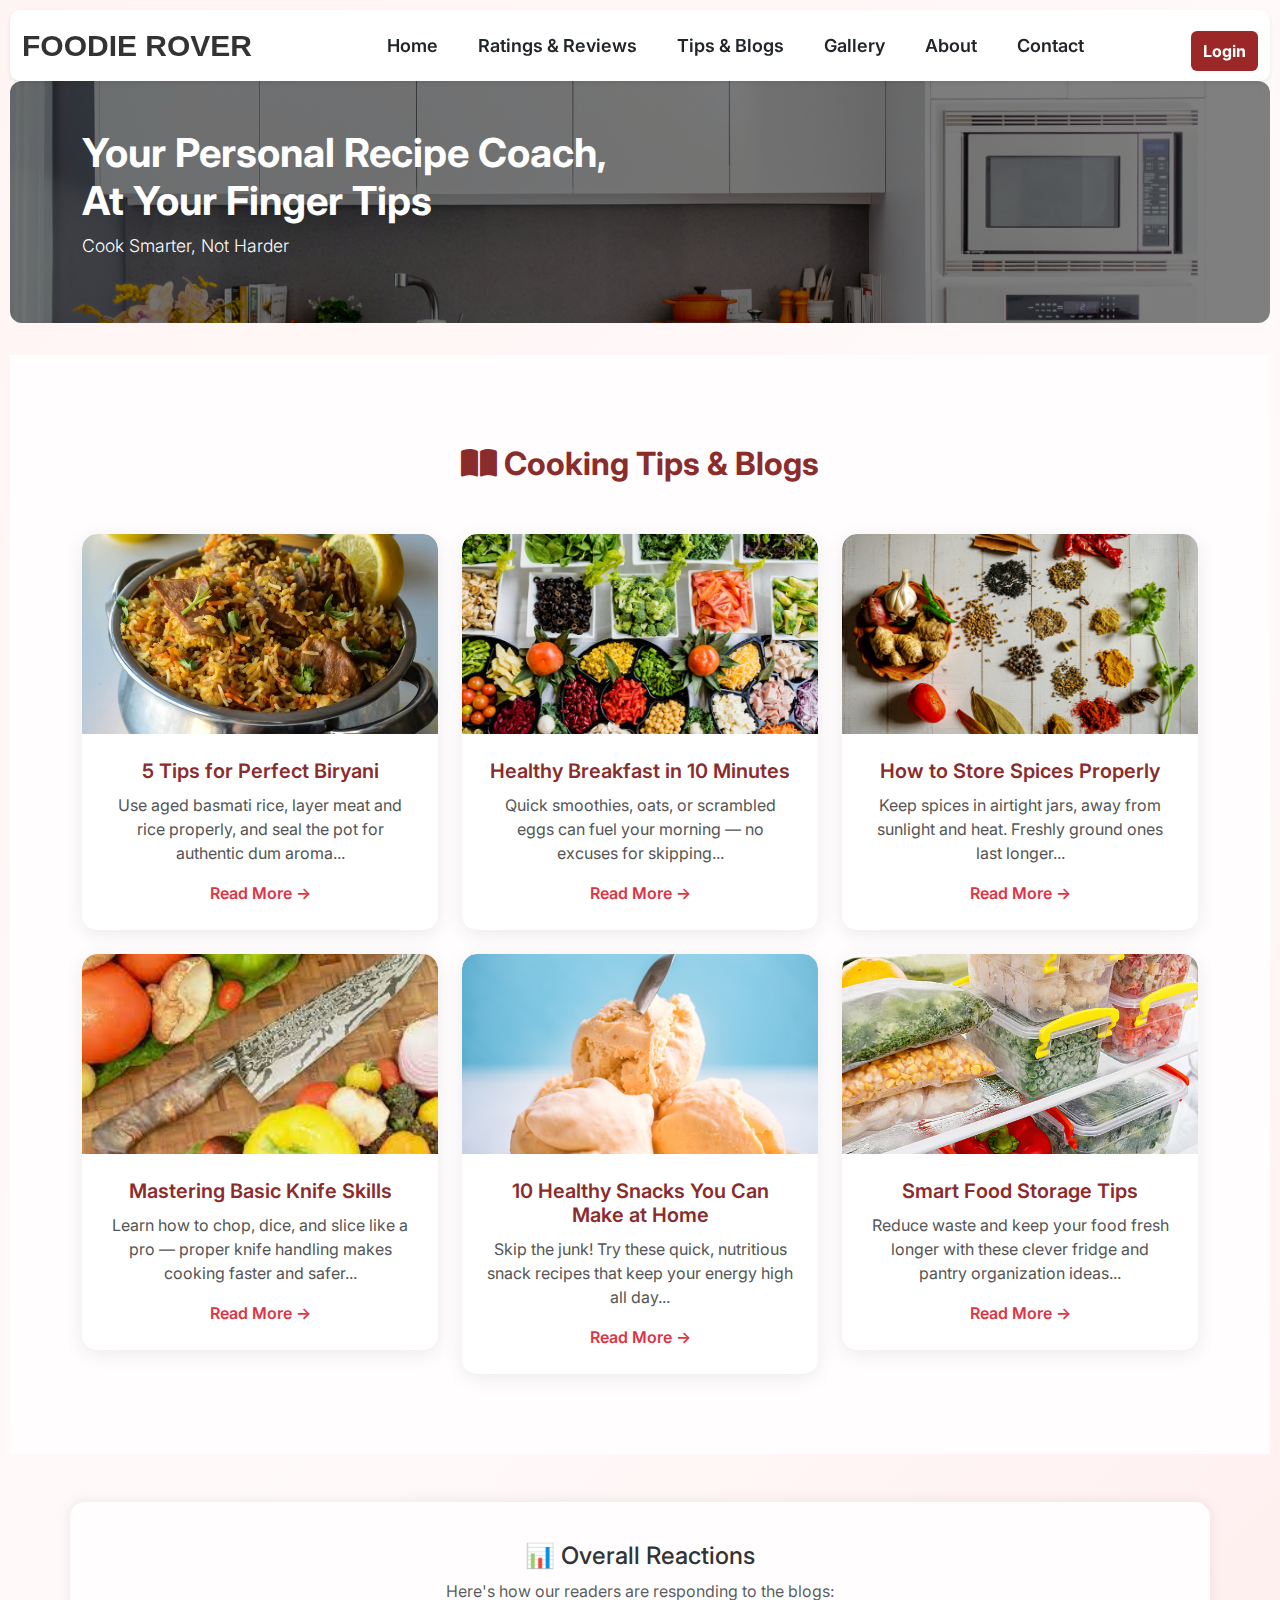
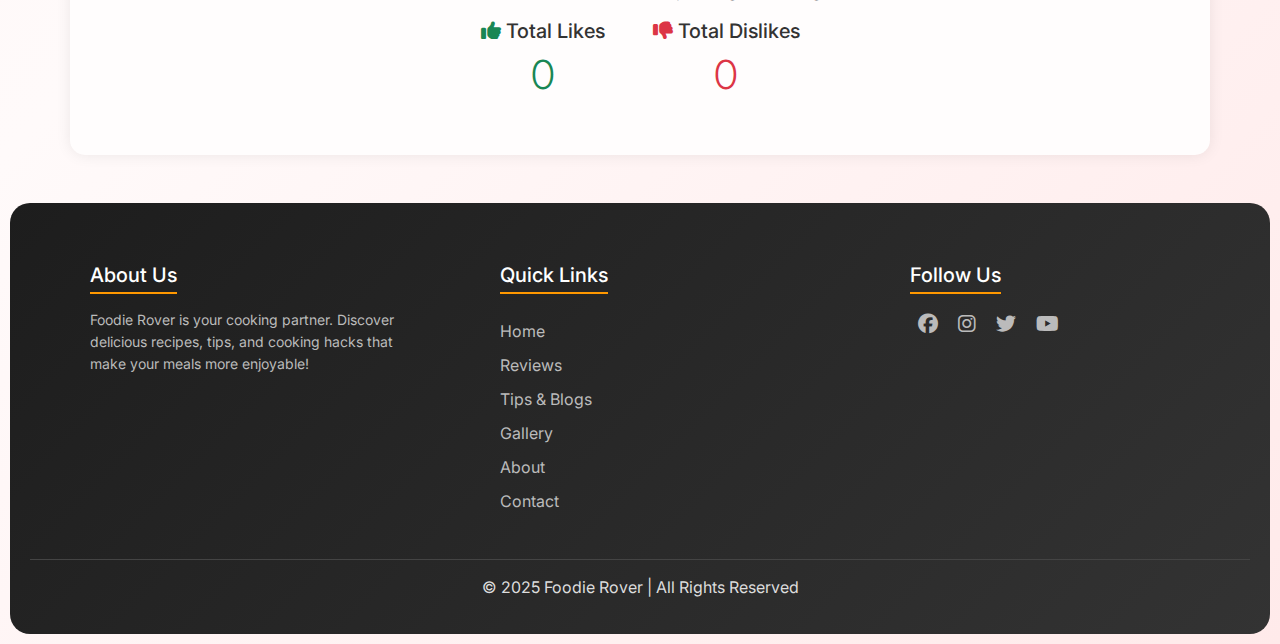
<file: Tips and blogs.html>
<!DOCTYPE html>
<html lang="en">

<head>
  <meta charset="UTF-8" />
  <meta name="viewport" content="width=device-width, initial-scale=1.0" />
  <title>Cooking Tips & Blogs | Foodie Rover</title>
  <link href="https://cdn.jsdelivr.net/npm/bootstrap@5.3.0/dist/css/bootstrap.min.css" rel="stylesheet" />
  <link href="https://fonts.googleapis.com/css2?family=Inter:wght@400;600&display=swap" rel="stylesheet">
  <link rel="stylesheet" href="https://cdnjs.cloudflare.com/ajax/libs/font-awesome/6.6.0/css/all.min.css">
  <link rel="stylesheet" href="style.css">
  <link rel="icon" type="" sizes="16x16" href="Foodie rover Sk.png">

  <style>
    body {
      background: linear-gradient(135deg, #fff4f4, #fffafa, #ffeaea);
      font-family: 'Inter', sans-serif;
      min-height: 100vh;
      display: flex;
      flex-direction: column;
    }

    .navbar-brand {
      font-size: 30px;
      color: var(--text) !important;
      font-weight: bold;
    }

    .blog-section {
      padding: 80px 20px;
      background: #fffdfd;
    }

    .blog-section h2 {
      text-align: center;
      color: #8b2c2c;
      font-weight: 700;
      margin-bottom: 50px;
    }

    .lo-btn {
      padding: 8px 12px;
      background-color: rgb(156, 39, 39);
      color: white;
      font-weight: bold;
      border: none;
      border-radius: 6px;
      cursor: pointer;
      margin-top: 10px;
    }

    .lo-btn:hover {
      background-color: rgb(132, 31, 31);
      color: white;
    }

    .blog-card {
      background: #fff;
      border: none;
      border-radius: 15px;
      box-shadow: 0 4px 20px rgba(0, 0, 0, 0.08);
      transition: transform 0.3s ease, box-shadow 0.3s ease;
    }

    .blog-card:hover {
      transform: translateY(-8px);
      box-shadow: 0 8px 25px rgba(0, 0, 0, 0.12);
    }

    .blog-card img {
      border-radius: 15px 15px 0 0;
      width: 100%;
      height: 200px;
      object-fit: cover;
    }

    .blog-card .card-body {
      padding: 25px;
    }

    .blog-card h5 {
      color: #8b2c2c;
      font-weight: 600;
      margin-bottom: 10px;
    }

    .blog-card p {
      color: #555;
    }

    footer {
      margin-top: auto;
    }

    /* Modal Styling */
    .modal-content {
      border-radius: 12px;
      border: none;
      box-shadow: 0 0 25px rgba(0, 0, 0, 0.15);
      animation: fadeIn 0.3s ease;
    }

    @keyframes fadeIn {
      from {
        opacity: 0;
        transform: scale(0.95);
      }

      to {
        opacity: 1;
        transform: scale(1);
      }
    }

    .modal-header {
      background: #8b2c2c;
      color: white;
      border-bottom: none;
    }

    .modal-body img {
      border-radius: 10px;
      margin-bottom: 15px;
      width: 100%;
      height: 250px;
      object-fit: cover;
    }

    .modal-footer {
      border-top: none;
    }
    section.container.my-5.text-center {
  background: #fffdfd;
  border-radius: 15px;
  box-shadow: 0 0 15px rgba(0,0,0,0.08);
  padding: 40px 20px;
}
</style>
</head>

<body>
  <!-- Navbar -->
  <nav class="navbar navbar-expand-lg navbar-light bg-white shadow-sm sticky-top">
    <div class="container-fluid">
      <a class="navbar-brand fw-bold" href="index.html">FOODIE ROVER</a>
      <button class="navbar-toggler" type="button" data-bs-toggle="collapse" data-bs-target="#navMenu"
        aria-controls="navMenu" aria-expanded="false" aria-label="Toggle navigation">
        <span class="navbar-toggler-icon"></span>
      </button>

      <div class="collapse navbar-collapse" id="navMenu">
        <ul class="navbar-nav mx-auto mb-2 mb-lg-0 gap-lg-4">
          <li class="nav-item">
            <a class="nav-link fw-semibold text-dark" href="index.html">Home</a>
          </li>
          <li class="nav-item">
            <a class="nav-link fw-semibold text-dark" href="reviews.html">Ratings & Reviews</a>
          </li>
          <li class="nav-item">
            <a class="nav-link fw-semibold text-dark" href="Tips and blogs.html">Tips & Blogs</a>
          </li>
          <li class="nav-item">
            <a class="nav-link fw-semibold text-dark" href="gallery.html">Gallery</a>
          </li>
          <li class="nav-item">
            <a class="nav-link fw-semibold text-dark" href="about.html">About</a>
          </li>
          <li class="nav-item">
            <a class="nav-link fw-semibold text-dark" href="contact.html">Contact</a>
          </li>
        </ul>
        <button id="openLoginPopup" class="btn lo-btn">Login</button>
<button id="logoutBtn" class="btn lo-btn" style="display: none;">Logout</button>

      </div>
    </div>
  </nav>

  <section class="hero-section py-5">
    <div class="container">
      <div class="row align-items-center">
        <!-- Left side: Heading -->
        <div class="col-md-12 mb-4 mb-md-0 text-white">
          <h1 class="display-6 fw-bold">Your Personal Recipe Coach,<br>At Your Finger Tips </h1>
          <p class="lead">Cook Smarter, Not Harder</p>
        </div>
      </div>
    </div>
  </section>

  <!-- Blog Section -->
  <section class="blog-section">
    <div class="container">
      <h2><i class="fa-solid fa-book-open"></i> Cooking Tips & Blogs</h2>
      <div class="row g-4">
        <!-- Blog 1 -->
        <div class="col-md-6 col-lg-4">
          <div class="card blog-card">
            <img src="Biryani-blog.jpg" alt="Biryani Tips">
            <div class="card-body">
              <h5>5 Tips for Perfect Biryani</h5>
              <p>Use aged basmati rice, layer meat and rice properly, and seal the pot for authentic dum aroma...</p>
              <a href="#" class="text-danger fw-semibold read-more" data-bs-toggle="modal"
                data-bs-target="#biryaniModal">Read More →</a>
            </div>
          </div>
        </div>

        <!-- Blog 2 -->
        <div class="col-md-6 col-lg-4">
          <div class="card blog-card">
            <img src="Breakfast-blog.jpg" alt="Healthy Breakfast">
            <div class="card-body">
              <h5>Healthy Breakfast in 10 Minutes</h5>
              <p>Quick smoothies, oats, or scrambled eggs can fuel your morning — no excuses for skipping...</p>
              <a href="#" class="text-danger fw-semibold read-more" data-bs-toggle="modal"
                data-bs-target="#breakfastModal">Read More →</a>
            </div>
          </div>
        </div>

        <!-- Blog 3 -->
        <div class="col-md-6 col-lg-4">
          <div class="card blog-card">
            <img src="blog-spices.jpg" alt="Store Spices">
            <div class="card-body">
              <h5>How to Store Spices Properly</h5>
              <p>Keep spices in airtight jars, away from sunlight and heat. Freshly ground ones last longer...</p>
              <a href="#" class="text-danger fw-semibold read-more" data-bs-toggle="modal"
                data-bs-target="#spicesModal">Read More →</a>
            </div>
          </div>
        </div>

        <!-- Blog 4 -->
        <div class="col-md-6 col-lg-4">
          <div class="card blog-card">
            <img src="blog-knife.jpg" alt="Knife Skills">
            <div class="card-body">
              <h5>Mastering Basic Knife Skills</h5>
              <p>Learn how to chop, dice, and slice like a pro — proper knife handling makes cooking faster and safer...
              </p>
              <a href="#" class="text-danger fw-semibold" data-bs-toggle="modal" data-bs-target="#knifeModal">Read More
                →</a>
            </div>
          </div>
        </div>

        <!-- Blog 5 -->
        <div class="col-md-6 col-lg-4">
          <div class="card blog-card">
            <img src="blogs-snacks.jpg" alt="Healthy Snacks">
            <div class="card-body">
              <h5>10 Healthy Snacks You Can Make at Home</h5>
              <p>Skip the junk! Try these quick, nutritious snack recipes that keep your energy high all day...</p>
              <a href="#" class="text-danger fw-semibold" data-bs-toggle="modal" data-bs-target="#snackModal">Read More
                →</a>
            </div>
          </div>
        </div>

        <!-- Blog 6 -->
        <div class="col-md-6 col-lg-4">
          <div class="card blog-card">
            <img src="food-storage.jpg" alt="Food Storage">
            <div class="card-body">
              <h5>Smart Food Storage Tips</h5>
              <p>Reduce waste and keep your food fresh longer with these clever fridge and pantry organization ideas...
              </p>
              <a href="#" class="text-danger fw-semibold" data-bs-toggle="modal" data-bs-target="#storageModal">Read
                More →</a>
            </div>
          </div>
        </div>

      </div>
    </div>
  </section>

<!-- Blog 1 Modal -->
<div class="modal fade" id="biryaniModal" tabindex="-1" aria-hidden="true">
  <div class="modal-dialog modal-lg modal-dialog-centered">
    <div class="modal-content">
      <div class="modal-header">
        <h5 class="modal-title">5 Tips for Perfect Biryani</h5>
      </div>
      <div class="modal-body">
        <img src="Biryani-blog.jpg" alt="Biryani">
        <p>Making the perfect biryani requires patience...</p>
        <ol>
          <li>Use aged basmati rice for long, fluffy grains.</li>
          <li>Marinate meat with yogurt and spices for at least 4 hours.</li>
          <li>Layer rice and meat alternately for perfect flavor blending.</li>
          <li>Seal the lid with dough to trap steam (dum cooking).</li>
          <li>Top with fried onions and saffron milk for aroma.</li>
        </ol>
        <button class="btn btn-outline-success likeBtn" data-id="biryani">
          <i class="fa-solid fa-thumbs-up text-success"></i> Like <span class="likeCount">0</span>
        </button>
        <button class="btn btn-outline-danger dislikeBtn" data-id="biryani">
          <i class="fa-solid fa-thumbs-down text-danger"></i> Dislike <span class="dislikeCount">0</span>
        </button>
      </div>
      <div class="modal-footer">
        <button class="btn lo-btn" data-bs-dismiss="modal">Close</button>
      </div>
    </div>
  </div>
</div>

<!-- Blog 2 Modal -->
<div class="modal fade" id="breakfastModal" tabindex="-1" aria-hidden="true">
  <div class="modal-dialog modal-lg modal-dialog-centered">
    <div class="modal-content">
      <div class="modal-header">
        <h5 class="modal-title">Healthy Breakfast in 10 Minutes</h5>
      </div>
      <div class="modal-body">
        <img src="Breakfast-blog.jpg" alt="Breakfast">
        <p>Start your day right with these quick breakfast ideas:</p>
        <ul>
          <li>Blend fruits, milk, and oats for a smoothie.</li>
          <li>Scrambled eggs with veggies.</li>
          <li>Overnight oats.</li>
          <li>Greek yogurt with honey and berries.</li>
        </ul>
        <button class="btn btn-outline-success likeBtn" data-id="breakfast">
          <i class="fa-solid fa-thumbs-up text-success"></i> Like <span class="likeCount">0</span>
        </button>
        <button class="btn btn-outline-danger dislikeBtn" data-id="breakfast">
          <i class="fa-solid fa-thumbs-down text-danger"></i> Dislike <span class="dislikeCount">0</span>
        </button>
      </div>
      <div class="modal-footer">
        <button class="btn lo-btn" data-bs-dismiss="modal">Close</button>
      </div>
    </div>
  </div>
</div>

<!-- Blog 3 Modal -->
<div class="modal fade" id="spicesModal" tabindex="-1" aria-hidden="true">
  <div class="modal-dialog modal-lg modal-dialog-centered">
    <div class="modal-content">
      <div class="modal-header">
        <h5 class="modal-title">How to Store Spices Properly</h5>
      </div>
      <div class="modal-body">
        <img src="blog-spices.jpg" alt="Spices">
        <ul>
          <li>Store in airtight containers.</li>
          <li>Away from heat and sunlight.</li>
          <li>Label and date jars.</li>
          <li>Grind small batches for freshness.</li>
        </ul>
        <button class="btn btn-outline-success likeBtn" data-id="spices">
          <i class="fa-solid fa-thumbs-up text-success"></i> Like <span class="likeCount">0</span>
        </button>
        <button class="btn btn-outline-danger dislikeBtn" data-id="spices">
          <i class="fa-solid fa-thumbs-down text-danger"></i> Dislike <span class="dislikeCount">0</span>
        </button>
      </div>
      <div class="modal-footer">
        <button class="btn lo-btn" data-bs-dismiss="modal">Close</button>
      </div>
    </div>
  </div>
</div>

<!-- Blog 4 Modal -->
<div class="modal fade" id="knifeModal" tabindex="-1" aria-hidden="true">
  <div class="modal-dialog modal-lg modal-dialog-centered">
    <div class="modal-content">
      <div class="modal-header">
        <h5 class="modal-title">Mastering Basic Knife Skills</h5>
        <button type="button" class="btn-close btn-close-white" data-bs-dismiss="modal"></button>
      </div>
      <div class="modal-body">
        <img src="blog-knife.jpg" alt="Knife Skills">
        <ul>
          <li>Use a sharp knife.</li>
          <li>Hold your knife properly.</li>
          <li>Use the claw grip.</li>
          <li>Practice basic cuts daily.</li>
          <li>Clean and dry knives immediately.</li>
        </ul>
        <button class="btn btn-outline-success likeBtn" data-id="knife">
          <i class="fa-solid fa-thumbs-up text-success"></i> Like <span class="likeCount">0</span>
        </button>
        <button class="btn btn-outline-danger dislikeBtn" data-id="knife">
          <i class="fa-solid fa-thumbs-down text-danger"></i> Dislike <span class="dislikeCount">0</span>
        </button>
      </div>
      <div class="modal-footer">
        <button class="btn lo-btn" data-bs-dismiss="modal">Close</button>
      </div>
    </div>
  </div>
</div>

<!-- Blog 5 Modal -->
<div class="modal fade" id="snackModal" tabindex="-1" aria-hidden="true">
  <div class="modal-dialog modal-lg modal-dialog-centered">
    <div class="modal-content">
      <div class="modal-header">
        <h5 class="modal-title">10 Healthy Snacks You Can Make at Home</h5>
        <button type="button" class="btn-close btn-close-white" data-bs-dismiss="modal"></button>
      </div>
      <div class="modal-body">
        <ol>
          <li>Greek yogurt with honey and granola.</li>
          <li>Roasted chickpeas with paprika.</li>
          <li>Apple slices with peanut butter.</li>
          <li>Veggie sticks with hummus dip.</li>
          <li>Homemade popcorn with olive oil.</li>
          <li>Fruit smoothies.</li>
          <li>Boiled eggs.</li>
          <li>Mini cheese sandwiches.</li>
          <li>Oatmeal energy bites.</li>
          <li>Frozen banana ice cream.</li>
        </ol>
        <button class="btn btn-outline-success likeBtn" data-id="snacks">
          <i class="fa-solid fa-thumbs-up text-success"></i> Like <span class="likeCount">0</span>
        </button>
        <button class="btn btn-outline-danger dislikeBtn" data-id="snacks">
          <i class="fa-solid fa-thumbs-down text-danger"></i> Dislike <span class="dislikeCount">0</span>
        </button>
      </div>
      <div class="modal-footer">
        <button class="btn lo-btn" data-bs-dismiss="modal">Close</button>
      </div>
    </div>
  </div>
</div>

<!-- Blog 6 Modal -->
<div class="modal fade" id="storageModal" tabindex="-1" aria-hidden="true">
  <div class="modal-dialog modal-lg modal-dialog-centered">
    <div class="modal-content">
      <div class="modal-header">
        <h5 class="modal-title">Smart Food Storage Tips</h5>
        <button type="button" class="btn-close btn-close-white" data-bs-dismiss="modal"></button>
      </div>
      <div class="modal-body">
        <ul>
          <li>Store dry goods in clear containers.</li>
          <li>Keep perishable foods at the front.</li>
          <li>Freeze leftovers in small portions.</li>
          <li>Use glass jars for visibility.</li>
          <li>Check expiry dates weekly.</li>
        </ul>
        <button class="btn btn-outline-success likeBtn" data-id="storage">
          <i class="fa-solid fa-thumbs-up text-success"></i> Like <span class="likeCount">0</span>
        </button>
        <button class="btn btn-outline-danger dislikeBtn" data-id="storage">
          <i class="fa-solid fa-thumbs-down text-danger"></i> Dislike <span class="dislikeCount">0</span>
        </button>
      </div>
      <div class="modal-footer">
        <button class="btn lo-btn" data-bs-dismiss="modal">Close</button>
      </div>
    </div>
  </div>
</div>



  <!-- Overall Reactions Section -->
<section class="container my-5 text-center">
  <h4>📊 Overall Reactions</h4>
  <p class="text-muted">Here's how our readers are responding to the blogs:</p>
  <div class="d-flex justify-content-center gap-5 mt-3 flex-wrap">
    <div>
      <h5><i class="fa-solid fa-thumbs-up text-success"></i> Total Likes</h5>
      <p id="totalBlogLikes" class="display-6 text-success">0</p>
    </div>
    <div>
      <h5><i class="fa-solid fa-thumbs-down text-danger"></i> Total Dislikes</h5>
      <p id="totalBlogDislikes" class="display-6 text-danger">0</p>
    </div>
  </div>
</section>

  <!-- Footer -->
  <div class="body-footer">
    <footer>
      <div class="footer-container">
        <div class="footer-col">
          <h3>About Us</h3>
          <p>Foodie Rover is your cooking partner. Discover delicious recipes, tips, and cooking hacks that make your
            meals more enjoyable!</p>
        </div>
        <div class="footer-col">
          <h3>Quick Links</h3>
          <ul>
            <li><a href="index.html">Home</a></li>
            <li><a href="reviews.html">Reviews</a></li>
            <li><a href="Tips and blogs.html">Tips & Blogs</a></li>
            <li><a href="gallery.html">Gallery</a></li>
            <li><a href="about.html">About</a></li>
            <li><a href="contact.html">Contact</a></li>
          </ul>
        </div>
        <div class="footer-col">
          <h3>Follow Us</h3>
          <div class="social-links">
            <a href="#"><i class="fab fa-facebook"></i></a>
            <a href="#"><i class="fab fa-instagram"></i></a>
            <a href="#"><i class="fab fa-twitter"></i></a>
            <a href="#"><i class="fab fa-youtube"></i></a>
          </div>
        </div>
      </div>
      <div class="footer-bottom">
        © 2025 Foodie Rover | All Rights Reserved
      </div>
    </footer>
  </div>

  <!--  Popup Overlay -->
  <div class="popup-overlay" id="loginPopupOverlay">
    <div class="popup-content">
      <div class="form-container" id="formContainer">

        <!--  Login Form -->
        <div class="form login-form">
          <h2>Foodie Rover</h2>
          <h3>Login</h3>
          <input type="email" placeholder="Email" id="loginEmail" required />
          <input type="password" placeholder="Password" id="loginPassword" required />
          <a href="#" class="forgot">Forgot password?</a>
          <button id="loginSubmit" class="lo-btn">Login</button>
          <p>Don't have an account? <a href="#" onclick="showSignUp()">Sign up</a></p>
        </div>

        <!--  Signup Form -->
        <div class="form signup-form">
          <h2>Foodie Rover</h2>
          <h3>Sign Up</h3>
          <input type="text" placeholder="Full Name" required />
          <input type="email" placeholder="Email" required />
          <input type="password" placeholder="Password" required />
          <input type="password" placeholder="Confirm Password" required />
          <button class="lo-btn">Create Account</button>
          <p>Already have an account? <a href="#" onclick="showLogin()">Login</a></p>
        </div>

      </div>
    </div>
  </div>

  <!--  Success Popup -->
  <div class="success-popup" id="successPopup">
    <div class="success-box">
      <h3>Login Successful!</h3>
    </div>
  </div>

  <!-- Invalid Popup -->
  <div class="invalid-popup" id="invalidPopup">
    <div class="invalid-box">
      <h3>Invalid Email or Password!</h3>
    </div>
  </div>

  <script src="https://cdn.jsdelivr.net/npm/bootstrap@5.3.8/dist/js/bootstrap.bundle.min.js"></script>
  <script>
    // =================== NAVBAR LOGO ===================
    const navMenu = document.getElementById('navMenu');
    const logo = document.querySelector('.navbar-brand');
  
    navMenu.addEventListener('show.bs.collapse', () => (logo.style.display = 'none'));
    navMenu.addEventListener('hide.bs.collapse', () => (logo.style.display = 'block'));
  
    // =================== LOGIN STATUS HELPER ===================
    function isUserLoggedIn() {
      return localStorage.getItem("isLoggedIn") === "true";
    }
  
    // Small popup for restricted actions
    function showLoginRequiredPopup() {
      const popup = $('<div class="login-required-popup">Please login to perform this action!</div>');
      $('body').append(popup);
      popup.css({
        position: 'fixed',
        top: '40%',
        left: '50%',
        transform: 'translate(-50%, -50%)',
        background: '#fff',
        color: '#a12727',
        border: '2px solid #a12727',
        padding: '15px 30px',
        borderRadius: '10px',
        fontWeight: '600',
        boxShadow: '0 4px 15px rgba(0,0,0,0.2)',
        zIndex: '9999',
        display: 'none'
      });
      popup.fadeIn();
      setTimeout(() => popup.fadeOut(() => popup.remove()), 2000);
    }
  
    // =================== LOGIN & POPUP LOGIC ===================
    const savedEmail = "test@example.com";
    const savedPassword = "12345";
  
    function showSignUp() {
      document.getElementById("loginPopupOverlay").classList.add("signup-mode");
    }
  
    function showLogin() {
      document.getElementById("loginPopupOverlay").classList.remove("signup-mode");
    }
  
    document.addEventListener("DOMContentLoaded", () => {
      const loginPopup = document.getElementById("loginPopupOverlay");
      const openBtn = document.getElementById("openLoginPopup");
      const loginBtn = document.getElementById("loginSubmit");
      const logoutBtn = document.getElementById("logoutBtn");
  
      // Check login status on page load
      if (isUserLoggedIn()) {
        logoutBtn.style.display = "inline-block";
        openBtn.style.display = "none";
      }
  
      // Show login popup
      openBtn.addEventListener("click", () => (loginPopup.style.display = "flex"));
  
      // Close popup on background click
      loginPopup.addEventListener("click", (e) => {
        if (e.target.id === "loginPopupOverlay") loginPopup.style.display = "none";
      });
  
      // Login button
      loginBtn.addEventListener("click", (e) => {
        e.preventDefault();
        const email = document.getElementById("loginEmail").value;
        const password = document.getElementById("loginPassword").value;
  
        if (email === savedEmail && password === savedPassword) {
          localStorage.setItem("isLoggedIn", "true");
          showSuccessPopup();
  
          //  Show logout instantly
          logoutBtn.style.display = "inline-block";
          openBtn.style.display = "none";
        } else {
          showInvalidPopup();
        }
      });
  
      //  Logout button
      logoutBtn.addEventListener("click", () => {
        localStorage.removeItem("isLoggedIn");
        logoutBtn.style.display = "none";
        openBtn.style.display = "inline-block";
  
        // Optional small popup
        const popup = document.createElement("div");
        popup.textContent = "Logged out successfully!";
        Object.assign(popup.style, {
          position: "fixed",
          top: "40%",
          left: "50%",
          transform: "translate(-50%, -50%)",
          background: "#fff",
          border: "2px solid #a12727",
          padding: "15px 30px",
          borderRadius: "10px",
          color: "#a12727",
          fontWeight: "600",
          zIndex: "9999",
          boxShadow: "0 4px 15px rgba(0,0,0,0.2)"
        });
        document.body.appendChild(popup);
        setTimeout(() => popup.remove(), 2000);
      });
    });
  
    // =================== SUCCESS / INVALID POPUPS ===================
    function showSuccessPopup() {
      const successPopup = document.getElementById("successPopup");
      const overlay = document.getElementById("loginPopupOverlay");
  
      successPopup.style.display = "block";
      setTimeout(() => {
        successPopup.style.display = "none";
        overlay.style.display = "none";
      }, 2000);
    }
  
    function showInvalidPopup() {
      const invalidPopup = document.getElementById("invalidPopup");
      invalidPopup.style.display = "block";
      setTimeout(() => (invalidPopup.style.display = "none"), 2000);
    }
  
// =================== BLOG LIKE / DISLIKE SYSTEM ===================
let blogLikes = JSON.parse(localStorage.getItem("blogLikes")) || {};
let blogDislikes = JSON.parse(localStorage.getItem("blogDislikes")) || {};

// Update buttons inside modal when it opens
function updateBlogModalCounts(modal) {
  modal.querySelectorAll(".likeBtn").forEach(btn => {
    const id = btn.dataset.id;
    btn.querySelector(".likeCount").textContent = blogLikes[id] || 0;
    btn.disabled = !isUserLoggedIn();
  });
  modal.querySelectorAll(".dislikeBtn").forEach(btn => {
    const id = btn.dataset.id;
    btn.querySelector(".dislikeCount").textContent = blogDislikes[id] || 0;
    btn.disabled = !isUserLoggedIn();
  });
}

document.querySelectorAll(".modal").forEach(modal => {
  modal.addEventListener("show.bs.modal", () => updateBlogModalCounts(modal));
});

// Handle clicks on Like/Dislike
document.addEventListener("click", function(e) {
  const likeBtn = e.target.closest(".likeBtn");
  const dislikeBtn = e.target.closest(".dislikeBtn");

  if (likeBtn) {
    if (!isUserLoggedIn()) return showLoginRequiredPopup();

    const id = likeBtn.dataset.id;
    blogLikes[id] = (blogLikes[id] || 0) + 1;
    localStorage.setItem("blogLikes", JSON.stringify(blogLikes));
    likeBtn.querySelector(".likeCount").textContent = blogLikes[id];
    likeBtn.disabled = true;

    const sibling = likeBtn.closest(".modal").querySelector(".dislikeBtn");
    if (sibling) sibling.disabled = true;

    updateOverallReactions();
  }

  if (dislikeBtn) {
    if (!isUserLoggedIn()) return showLoginRequiredPopup();

    const id = dislikeBtn.dataset.id;
    blogDislikes[id] = (blogDislikes[id] || 0) + 1;
    localStorage.setItem("blogDislikes", JSON.stringify(blogDislikes));
    dislikeBtn.querySelector(".dislikeCount").textContent = blogDislikes[id];
    dislikeBtn.disabled = true;

    const sibling = dislikeBtn.closest(".modal").querySelector(".likeBtn");
    if (sibling) sibling.disabled = true;

    updateOverallReactions();
  }
});

// Update overall reactions
function updateOverallReactions() {
  let totalLikes = 0;
  let totalDislikes = 0;
  for (let id in blogLikes) totalLikes += blogLikes[id];
  for (let id in blogDislikes) totalDislikes += blogDislikes[id];
  document.getElementById("totalBlogLikes").textContent = totalLikes;
  document.getElementById("totalBlogDislikes").textContent = totalDislikes;
}

// Initial call
updateOverallReactions();

  
    updateOverallReactions();
    document.addEventListener("click", (e) => {
      if (e.target.closest(".likeBtn") || e.target.closest(".dislikeBtn")) {
        updateOverallReactions();
      }
    });
  </script>
  
</body>

</html>
</file>
<file: style.css>
:root {
  --bg: #fdfbfb;
  --text: #333;
  --primary: brown;
  --primary-hover: rgb(132, 31, 31);
  --card-bg: #fff;
  --input-bg: #fff;
  --border: #ddd;
}

body {
  font-family: 'Inter', sans-serif;
  background: var(--bg);
  color: var(--text);
  margin: 10px;
  background-color: #dbd2d28f;
}

.navbar-nav .nav-item .nav-link {
  font-size: 18px;
  transition: all .3s;
}

.navbar-toggler{
  border: none;
  outline: none;
}
.navbar-toggler:focus,
.navbar-toggler:active {
  border: none !important;
  outline: none !important;
  box-shadow: none !important;
  background: rgb(165, 50, 50) !important;
}
.loginBtn{
  background-color: rgb(165, 50, 50);
  color: white;
}
.loginBtn:hover{
  background-color: rgb(141, 24, 24);
  color: white;
}
.navbar {
  position: sticky;
  top: 0;
  left: 0;
  z-index: 1000;
  border-radius: 10px;
  background-color: #8b6a2c;
  border-radius: 10px;
}

.navbar-brand {
  font-size: 28px;
  color: var(--text) !important;
  font-family: Arial, Helvetica, sans-serif;
  font-weight: bold;
  margin-right: 28px;
  flex-shrink: 0;
}

.input-group input {
  border-radius: 10px 0 0 10px;
  border-right: none;
  background: var(--input-bg);
  color: var(--text);
  border: 1px solid var(--border);
}

.input-group .btn {
  border-radius: 0 10px 10px 0;
  background-color: var(--primary);
  color: #fff;
}

.nav-link {
  transition: all .5s;
}

.nav-link:hover {
  transform: translateY(-5px);
}

.nav-logo {
  height: 80px;
}

#searchBtn {
  font-weight: 500;
  transition: background-color 0.3s ease;
}

#searchBtn:hover {
  background-color: #a93226;
}

/* Recipe Cards */
.card {
  border-radius: 15px;
  background-color: #fff;
  color: #333;
  box-shadow: none;
  transition: all 0.3s ease-in-out;
  overflow: hidden;
}

.card:hover {
  transform: translateY(-5px);
  box-shadow: 0 0 10px rgba(132, 31, 31, 0.2);
}

.card-img-top {
  border-top-left-radius: 15px;
  border-top-right-radius: 15px;
  height: 200px;
  object-fit: cover;
}

.card-body {
  padding: 1rem;
  text-align: center;
}

.card-title {
  font-weight: 600;
  margin-bottom: 10px;
}

.view-btn {
  border: 1px solid #843c0c;
  background-color: transparent;
  color: #843c0c;
  transition: all 0.3s ease;
  box-shadow: 0 5px 15px rgba(129, 44, 44, 0.4);
}

.view-btn:hover {
  background-color: rgb(132, 31, 31);
  color: white;
  box-shadow: 3px 3px 7px pink;
}

/* Hero Section */
.hero-section {
  position: relative;
  background: url('hero.jpg') no-repeat center center/cover;
  border-radius: 12px;
  margin-bottom: 2rem;
  color: #fff;
  z-index: 1;
  overflow: hidden;
}

.hero-section::before {
  content: "";
  position: absolute;
  inset: 0;
  background: rgba(0, 0, 0, 0.5);
  z-index: 0;
}

.hero-section>* {
  position: relative;
  z-index: 1;
}

.hero-section .container {
  position: relative;
  z-index: 2;
}

.hero-section h1,
.hero-section p {
  color: white !important;
}

.hero-section .lead {
  font-size: 1.1rem;
}

#loadingSpinner {
  text-align: center;
  margin-top: 2rem;
}

.category-badge {
  position: absolute;
  top: 10px;
  right: 10px;
  background-color: var(--primary);
  color: white;
  padding: 0.25rem 0.5rem;
  border-radius: 10px;
  font-size: 0.75rem;
}

/* Categories Section */
.categories-container {
  display: flex;
  flex-wrap: wrap;
  gap: 15px;
  justify-content: center;
}

.category-card {
  text-align: center;
  cursor: pointer;
  transition: transform 0.2s ease, box-shadow 0.2s ease;
  background: white;
  border-radius: 8px;
  width: 140px;
  filter: contrast(90%);
}

.category-card:hover {
  transform: scale(1.05);
  box-shadow: 0px 4px 10px rgba(0, 0, 0, 0.2);
  animation: wipe-in 1s forwards;
  filter: contrast(110%);
}

.category-card img {
  width: 100%;
  border-radius: 6px;
  height: 120px;
}

.category-card p {
  margin-top: 8px;
  font-weight: 1000;
}

.msss-j {
  font-size: 15px;
}

/* Mobile View */
@media (max-width: 768px) {
  .categories-container {
    flex-wrap: nowrap;
    overflow-x: auto;
    padding-bottom: 10px;
  }

  .category-card {
    flex: 0 0 auto;
  }
}

/* About Section */
.about-section {
  background: #f9f9f9;
  border-radius: 12px;
  margin-bottom: 2rem;
}

.about-section h2 {
  color: var(--text);
}

.about-section p {
  color: #555;
}
/* reviews Section */
.reviews-section {
  background-color: #f9f9f9;
  position: relative;
  overflow: hidden;
  border-radius: 20px;
  margin-bottom: 30px;
}

.review-track {
  transition: transform 0.5s ease-in-out;
  gap: 1rem;
}

.review-card {
  flex: 0 0 calc(25% - 1rem);
  background: var(--card-bg, #ffffff);
  color: var(--text, #333);
  border-radius: 12px;
  box-shadow: 0 4px 10px rgba(0, 0, 0, 0.05);
  text-align: center;
}

.review-nav {
  position: absolute;
  top: 50%;
  transform: translateY(-50%);
  z-index: 10;
  width: 45px;
  height: 45px;
  border-radius: 50%;
  font-size: 1.5rem;
  font-weight: bold;
  background-color: #fff;
  color: #333;
  border: 1px solid #ccc;
  display: flex;
  align-items: center;
  justify-content: center;
  box-shadow: 0 2px 6px rgba(0, 0, 0, 0.1);
}

#prevReview {
  left: -22px;
}

#nextReview {
  right: -22px;
}

@media (max-width: 768px) {
  .review-card {
    flex: 0 0 calc(50% - 1rem);
  }
}

@media (max-width: 480px) {
  .review-card {
    flex: 0 0 100%;
  }
}

/* Footer */
footer {
  background: linear-gradient(135deg, #1d1d1d, #333);
  color: #ddd;
  padding: 50px 20px 20px;
  border-radius: 20px;
}

.footer-container {
  display: grid;
  grid-template-columns: repeat(auto-fit, minmax(250px, 1fr));
  gap: 30px;
  max-width: 1200px;
  margin: auto;
}

.footer-col {
  margin-left: 50px;
}

.footer-col h3 {
  color: #fff;
  margin-bottom: 15px;
  font-size: 20px;
  border-bottom: 2px solid #ff9800;
  display: inline-block;
  padding-bottom: 5px;
}

.footer-col p {
  font-size: 14px;
  line-height: 1.6;
  color: #bbb;
}

.footer-col ul {
  list-style: none;
  padding: 0;
}

.footer-col ul li {
  margin: 10px 0;
}

.footer-col ul li a {
  text-decoration: none;
  color: #bbb;
  transition: 0.3s;
}

.footer-col ul li a:hover {
  color: #ff9800;
}

.social-links a {
  display: inline-block;
  margin: 0 8px;
  font-size: 20px;
  color: #bbb;
  transition: 0.3s;
}

.social-links a:hover {
  color: #ff9800;
  transform: scale(1.2);
}

.footer-bottom {
  text-align: center;
  padding: 15px;
  border-top: 1px solid #444;
  margin-top: 30px;
}

/* Trending Recipes */
#trendingSection .card {
  box-shadow: 0 4px 12px rgba(0, 0, 0, 0.08);
  border-radius: 12px;
}

#trendingSection .card-title {
  font-weight: 600;
}

/* Fix for Search button turning blue on click */
.input-group .btn,
.input-group .btn:focus,
.input-group .btn:active {
  background-color: var(--primary);
  border-color: var(--primary);
  color: #fff;
  box-shadow: none;
}

.input-group .btn:hover {
  background-color: var(--primary-hover);
}

/* === Custom Brown Outline Button Style === */
.btn-outline-primary {
  color: #843131;
  border: 1px solid #843131;
  background-color: transparent;
  transition: all 0.3s ease;
}

.btn-outline-primary:hover {
  background-color: rgb(132, 31, 31);
  color: white;
  border-color: rgb(132, 31, 31);
}

.btn-outline-primary:focus,
.btn-outline-primary:active {
  background-color: rgb(132, 31, 31) !important;
  color: white !important;
  border-color: rgb(132, 31, 31) !important;
  box-shadow: none !important;
  outline: none;
}

/* Overlay */
.popup-overlay {
  position: fixed;
  top: 0;
  left: 0;
  height: 100vh;
  width: 100vw;
  background: rgba(0, 0, 0, 0.6);
  display: none;
  justify-content: center;
  align-items: center;
  z-index: 999;
}

/* Popup content */
.popup-content {
  width: 350px;
  height: 500px;
  background: #fff;
  border-radius: 12px;
  perspective: 1000px;
  padding: 0;
}

.form-container {
  width: 100%;
  height: 100%;
  transition: transform 0.8s;
  position: relative;
  transform-style: preserve-3d;
}

.popup-overlay.signup-mode .form-container {
  transform: rotateY(180deg);
}

/* Forms */
.form {
  position: absolute;
  width: 100%;
  height: 100%;
  padding: 30px;
  display: flex;
  flex-direction: column;
  justify-content: center;
  background: #fdfdfd;
  backface-visibility: hidden;
  border-radius: 12px;
}

.signup-form {
  transform: rotateY(180deg);
}

input {
  padding: 12px;
  margin: 10px 0;
  border-radius: 6px;
  border: 1px solid #ccc;
}

button {
  padding: 12px;
  background-color: rgb(156, 39, 39);
  color: white;
  font-weight: bold;
  border: none;
  border-radius: 6px;
  cursor: pointer;
  margin-top: 10px;
}

button:hover {
  background-color: rgb(132, 31, 31);
}

h2,
h3 {
  text-align: center;
  margin: 10px 0;
}

h2 {
  color: rgb(132, 31, 31);
}

a {
  color: rgb(156, 39, 39);
  text-decoration: none;
  cursor: pointer;
}

.forgot {
  text-align: right;
  font-size: 12px;
  color: #888;
}

/* Success Popup */
.success-popup {
  position: fixed;
  top: 30%;
  left: 50%;
  transform: translate(-50%, -50%);
  display: none;
  z-index: 1000;
}

.success-box {
  background: white;
  padding: 25px 40px;
  border-radius: 10px;
  box-shadow: 0 0 20px rgba(0, 0, 0, 0.2);
}

.success-box h3 {
  color: green;
  text-align: center;
  margin: 0;
}

/* Invalid Popup */
.invalid-popup {
  position: fixed;
  top: 30%;
  left: 50%;
  transform: translate(-50%, -50%);
  display: none;
  z-index: 1000;
}

.invalid-box {
  background: white;
  padding: 25px 40px;
  border-radius: 10px;
  box-shadow: 0 0 20px rgba(0, 0, 0, 0.2);
}

.invalid-box h3 {
  color: red;
  text-align: center;
  margin: 0;
}


/* Responsive for phone width 900px */
@media (max-width: 991px) {
  .navbar-brand {
    position: absolute;
    left: 50%;
    transform: translateX(-50%);
  }

  #mobileMenu {
    z-index: 1050;
    overflow-y: auto;
  }

  .about-s {
    display: none;
  }
  .our-statics{
    display: none;
  }
}

@media (max-width: 575.90px) {
  .navbar-brand {
    font-size: 20px;
  }
}
.rating-stars i {
  font-size: 1.8rem;
  color: #ccc;
  cursor: pointer;
  transition: color 0.2s;
}

.rating-stars i.active {
  color: #f4b400;
}
  /* Review Sucess Popup */
.review-popup {
  position: fixed;
  top: 50%;
  left: 50%;
  transform: translate(-50%, -50%) scale(0.9);
  display: none;
  z-index: 10000;
  opacity: 0;
  transition: all 0.3s ease;
}

.review-popup.show {
  display: block;
  opacity: 1;
  transform: translate(-50%, -50%) scale(1);
}

.review-box {
  background: white;
  padding: 25px 40px;
  border-radius: 12px;
  box-shadow: 0 0 25px rgba(0, 0, 0, 0.3);
  text-align: center;
}

.review-box h3 {
  color: #198754;
  font-weight: 600;
  margin: 0;
}

.like-dislike .btn:disabled {
  opacity: 0.6;
  cursor: not-allowed;
}

.like-dislike .btn:not(:disabled):hover {
  transform: translateY(-2px);
  transition: all 0.3s ease;
}

.vote-confirmation {
  font-size: 16px;
  text-align: center;
}
</file>
